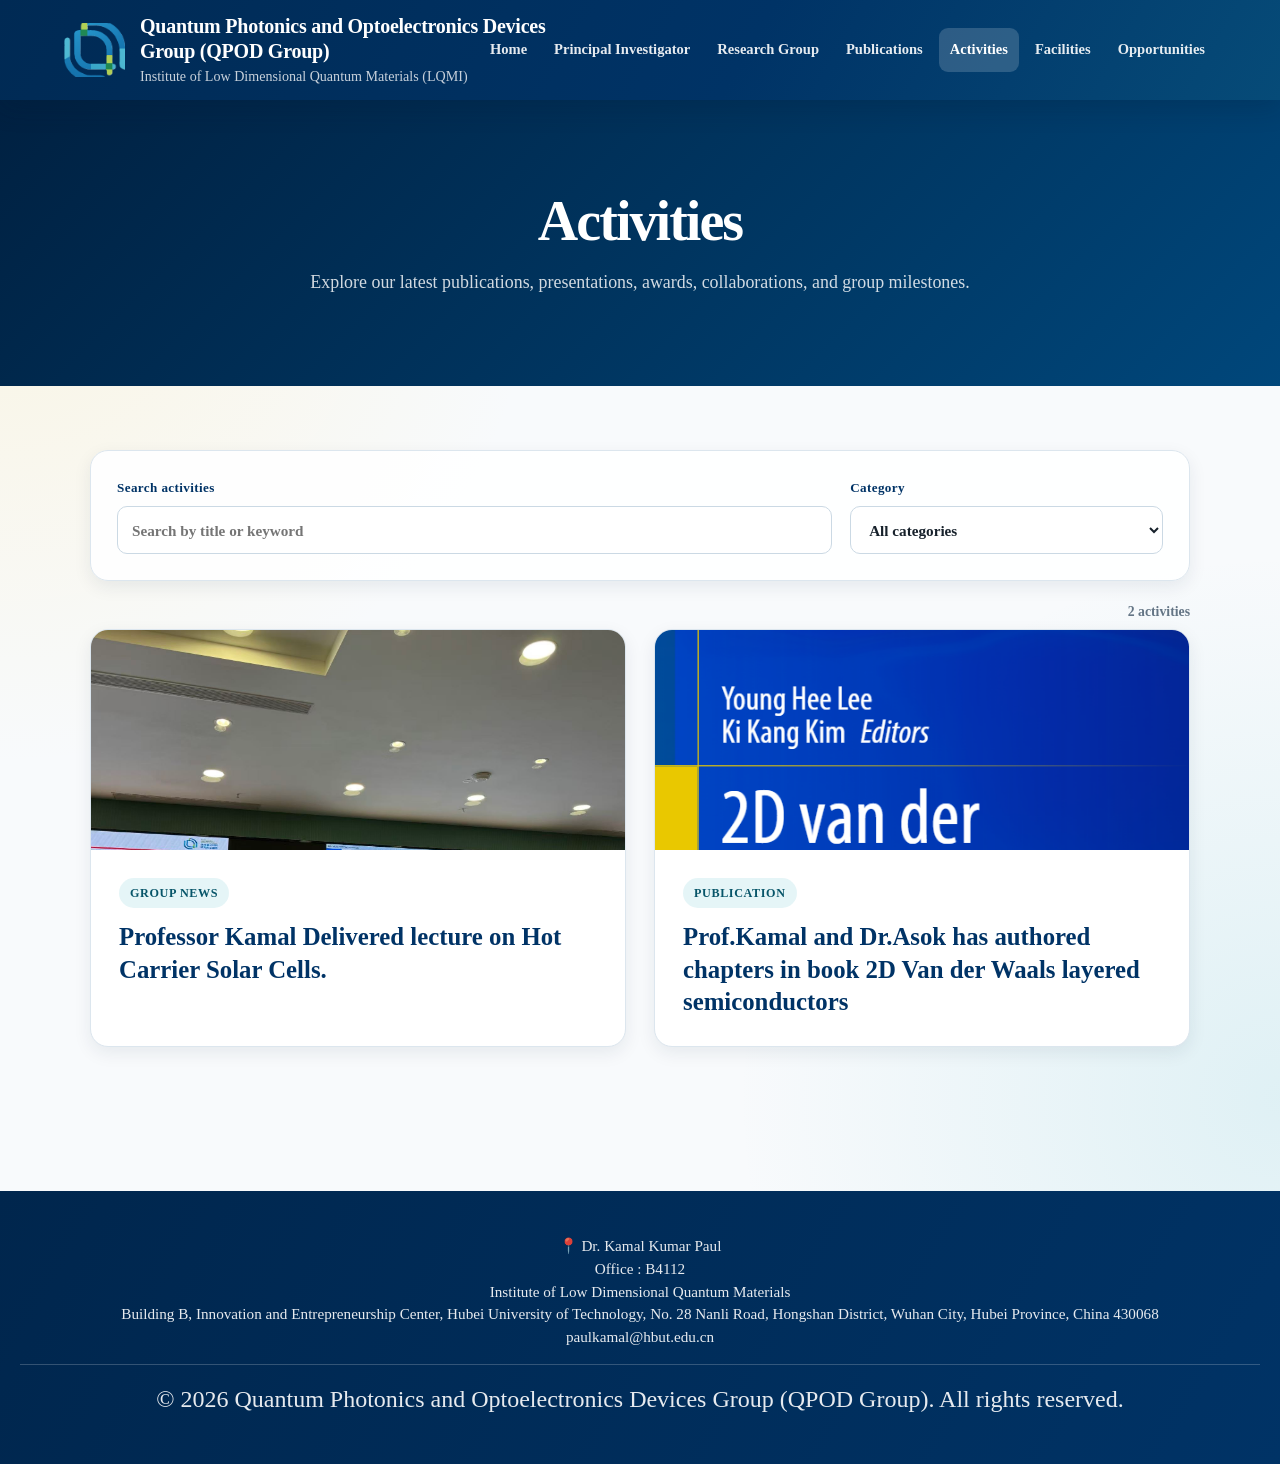
<file: activities.html>
<!DOCTYPE html>
<html lang="en">
<head>
    <meta charset="UTF-8">
    <meta name="viewport" content="width=device-width, initial-scale=1.0">
    <meta name="description" content="News, publications, awards, events, and research activities from the QPOD Group.">
    <title>Activities - QPOD Group</title>
    <link rel="stylesheet" href="style.css">
</head>
<body class="activities-page">
    <nav>
        <div style="display: flex; align-items: center; gap: 15px;">
            <img id="global-nav-logo" src="" alt="Group Logo" style="display: none; max-height: 55px; width: auto; object-fit: contain;">
            <div class="nav-brand">
                <a href="index.html" class="logo">Quantum Photonic and Optoelectronic Device Group</a>
                <a href="https://smce.hbut.edu.cn/lqm/index.htm" target="_blank" rel="noopener" class="subheading-link">Core Research Group at LQMI</a>
            </div>
        </div>
        <ul>
            <li><a href="index.html">Home</a></li>
            <li><a href="pi.html">Principal Investigator</a></li>
            <li><a href="team.html">Research Group</a></li>
            <li><a href="publications.html">Publications</a></li>
            <li><a href="activities.html" aria-current="page">Activities</a></li>
            <li><a href="facilities.html">Facilities</a></li>
            <li><a href="opportunities.html">Opportunities</a></li>
        </ul>
    </nav>

    <section class="hero activities-hero">
        <h1>Activities</h1>
        <p>Explore our latest publications, presentations, awards, collaborations, and group milestones.</p>
    </section>

    <main class="container activities-container">
        <div class="activities-toolbar" aria-label="Filter activities">
            <label class="activity-search">
                <span>Search activities</span>
                <input id="activity-search" type="search" placeholder="Search by title or keyword">
            </label>
            <label class="activity-filter">
                <span>Category</span>
                <select id="activity-category">
                    <option value="all">All categories</option>
                </select>
            </label>
        </div>

        <div class="activities-summary">
            <p id="activity-count" aria-live="polite">Loading activities…</p>
        </div>

        <section id="activities-grid" class="activities-grid" aria-label="Published activities"></section>
    </main>

    <footer>
        <div id="global-footer-address" style="margin-bottom: 15px; font-size: 0.95rem; line-height: 1.5; display: none;"></div>
        <div class="footer-bottom" style="border-top: 1px solid rgba(255,255,255,0.2); padding-top: 15px;">
            <p>&copy; 2026 QPOD Group. All rights reserved.</p>
        </div>
    </footer>

    <script>
        const grid = document.getElementById('activities-grid');
        const count = document.getElementById('activity-count');
        const searchInput = document.getElementById('activity-search');
        const categorySelect = document.getElementById('activity-category');
        let publishedActivities = [];

        function escapeHTML(value) {
            return String(value ?? '').replace(/[&<>"']/g, character => ({
                '&': '&amp;',
                '<': '&lt;',
                '>': '&gt;',
                '"': '&quot;',
                "'": '&#039;'
            })[character]);
        }

        function activityId(item, index) {
            const slug = String(item.headline || 'activity')
                .toLowerCase()
                .replace(/[^a-z0-9]+/g, '-')
                .replace(/^-|-$/g, '');
            return 'activity-' + (slug || index + 1);
        }

        function dateValue(item) {
            const timestamp = Date.parse(item.date || '');
            return Number.isNaN(timestamp) ? 0 : timestamp;
        }

        function formatDate(value) {
            if (!value || !String(value).trim()) return '';
            const parsed = new Date(value + (String(value).length === 10 ? 'T00:00:00Z' : ''));
            if (Number.isNaN(parsed.getTime())) return escapeHTML(value);
            return new Intl.DateTimeFormat('en', {
                year: 'numeric',
                month: 'long',
                day: 'numeric',
                timeZone: 'UTC'
            }).format(parsed);
        }

        function safeLink(value) {
            if (!value) return '';
            try {
                const url = new URL(value, window.location.href);
                return ['http:', 'https:'].includes(url.protocol) ? url.href : '';
            } catch {
                return '';
            }
        }

        function renderActivities() {
            const query = searchInput.value.trim().toLowerCase();
            const selectedCategory = categorySelect.value;
            const filtered = publishedActivities.filter(item => {
                const haystack = [item.headline, item.description, item.details, item.category]
                    .join(' ')
                    .toLowerCase();
                const matchesSearch = !query || haystack.includes(query);
                const matchesCategory = selectedCategory === 'all' || item.category === selectedCategory;
                return matchesSearch && matchesCategory;
            });

            count.textContent = filtered.length === 1
                ? '1 activity'
                : filtered.length + ' activities';

            if (filtered.length === 0) {
                grid.innerHTML = '<p class="activities-empty">No activities match your filters.</p>';
                return;
            }

            grid.innerHTML = filtered.map((item, index) => {
                const image = item.image ? item.image.replace(/^\//, '') : '';
                const category = item.category ? `<span class="activity-category-badge">${escapeHTML(item.category)}</span>` : '';
                const date = item.date ? `<time datetime="${escapeHTML(item.date)}">${formatDate(item.date)}</time>` : '';
                const summary = item.description ? `<p class="activity-summary-text">${escapeHTML(item.description)}</p>` : '';
                const details = item.details
                    ? `<details class="activity-details"><summary>Read full update</summary><div>${escapeHTML(item.details).replace(/\r?\n/g, '<br>')}</div></details>`
                    : '';
                const link = safeLink(item.link);
                const externalLink = link
                    ? `<a class="activity-link" href="${escapeHTML(link)}" target="_blank" rel="noopener">Visit source <span aria-hidden="true">↗</span></a>`
                    : '';

                return `
                    <article class="activity-card" id="${activityId(item, index)}">
                        <div class="activity-card-image${image ? '' : ' activity-card-image--empty'}">
                            ${image ? `<img src="${escapeHTML(image)}" alt="${escapeHTML(item.headline || 'Activity image')}" loading="lazy">` : '<span>No image</span>'}
                        </div>
                        <div class="activity-card-body">
                            <div class="activity-meta">${category}${date}</div>
                            <h2>${escapeHTML(item.headline || 'Research group activity')}</h2>
                            ${summary}
                            ${details}
                            ${externalLink}
                        </div>
                    </article>
                `;
            }).join('');
        }

        fetch('data/activities.json')
            .then(response => {
                if (!response.ok) throw new Error('Activities data not found');
                return response.json();
            })
            .then(data => {
                publishedActivities = (Array.isArray(data.items) ? data.items : [])
                    .filter(item => item.published !== false)
                    .sort((a, b) => dateValue(b) - dateValue(a));

                const categories = [...new Set(
                    publishedActivities
                        .map(item => item.category)
                        .filter(Boolean)
                )].sort();

                categories.forEach(category => {
                    const option = document.createElement('option');
                    option.value = category;
                    option.textContent = category;
                    categorySelect.appendChild(option);
                });

                renderActivities();

                if (window.location.hash) {
                    requestAnimationFrame(() => {
                        const target = document.querySelector(window.location.hash);
                        if (target) target.scrollIntoView({ behavior: 'smooth', block: 'center' });
                    });
                }
            })
            .catch(error => {
                console.log('Activities have not been published yet.', error);
                count.textContent = 'Activities unavailable';
                grid.innerHTML = '<p class="activities-empty">Activities are temporarily unavailable.</p>';
            });

        searchInput.addEventListener('input', renderActivities);
        categorySelect.addEventListener('change', renderActivities);
    </script>

    <script>
        fetch('data/settings.json')
            .then(response => response.json())
            .then(data => {
                const root = document.documentElement;
                if (data.font_family) root.style.setProperty('--main-font', data.font_family);
                if (data.text_size) root.style.setProperty('--text-size', data.text_size + 'px');
                if (data.text_color) root.style.setProperty('--text-color', data.text_color);
                if (data.header_size) root.style.setProperty('--header-size', data.header_size + 'px');
                if (data.container_width) root.style.setProperty('--container-width', data.container_width + 'px');

                if (data.group_name) {
                    document.querySelectorAll('.logo').forEach(logo => {
                        logo.innerText = data.group_name;
                    });
                    document.querySelectorAll('footer .footer-bottom p').forEach(footer => {
                        footer.innerHTML = `&copy; ${new Date().getFullYear()} ${escapeHTML(data.group_name)}. All rights reserved.`;
                    });
                    document.title = 'Activities - ' + data.group_name;
                }

                if (data.nav_subheading) {
                    document.querySelectorAll('.subheading-link').forEach(link => {
                        link.innerText = data.nav_subheading;
                    });
                }

                if (data.nav_subheading_link) {
                    document.querySelectorAll('.subheading-link').forEach(link => {
                        link.href = data.nav_subheading_link;
                    });
                }

                if (data.header_logo) {
                    document.querySelectorAll('#global-nav-logo').forEach(image => {
                        image.src = data.header_logo.replace(/^\//, '');
                        image.style.display = 'block';
                    });
                }

                if (data.footer_address) {
                    const address = document.getElementById('global-footer-address');
                    address.textContent = '📍 ' + data.footer_address;
                    address.style.whiteSpace = 'pre-line';
                    address.style.display = 'block';
                }
            })
            .catch(error => console.log('Global settings not yet published.', error));
    </script>
</body>
</html>
</file>
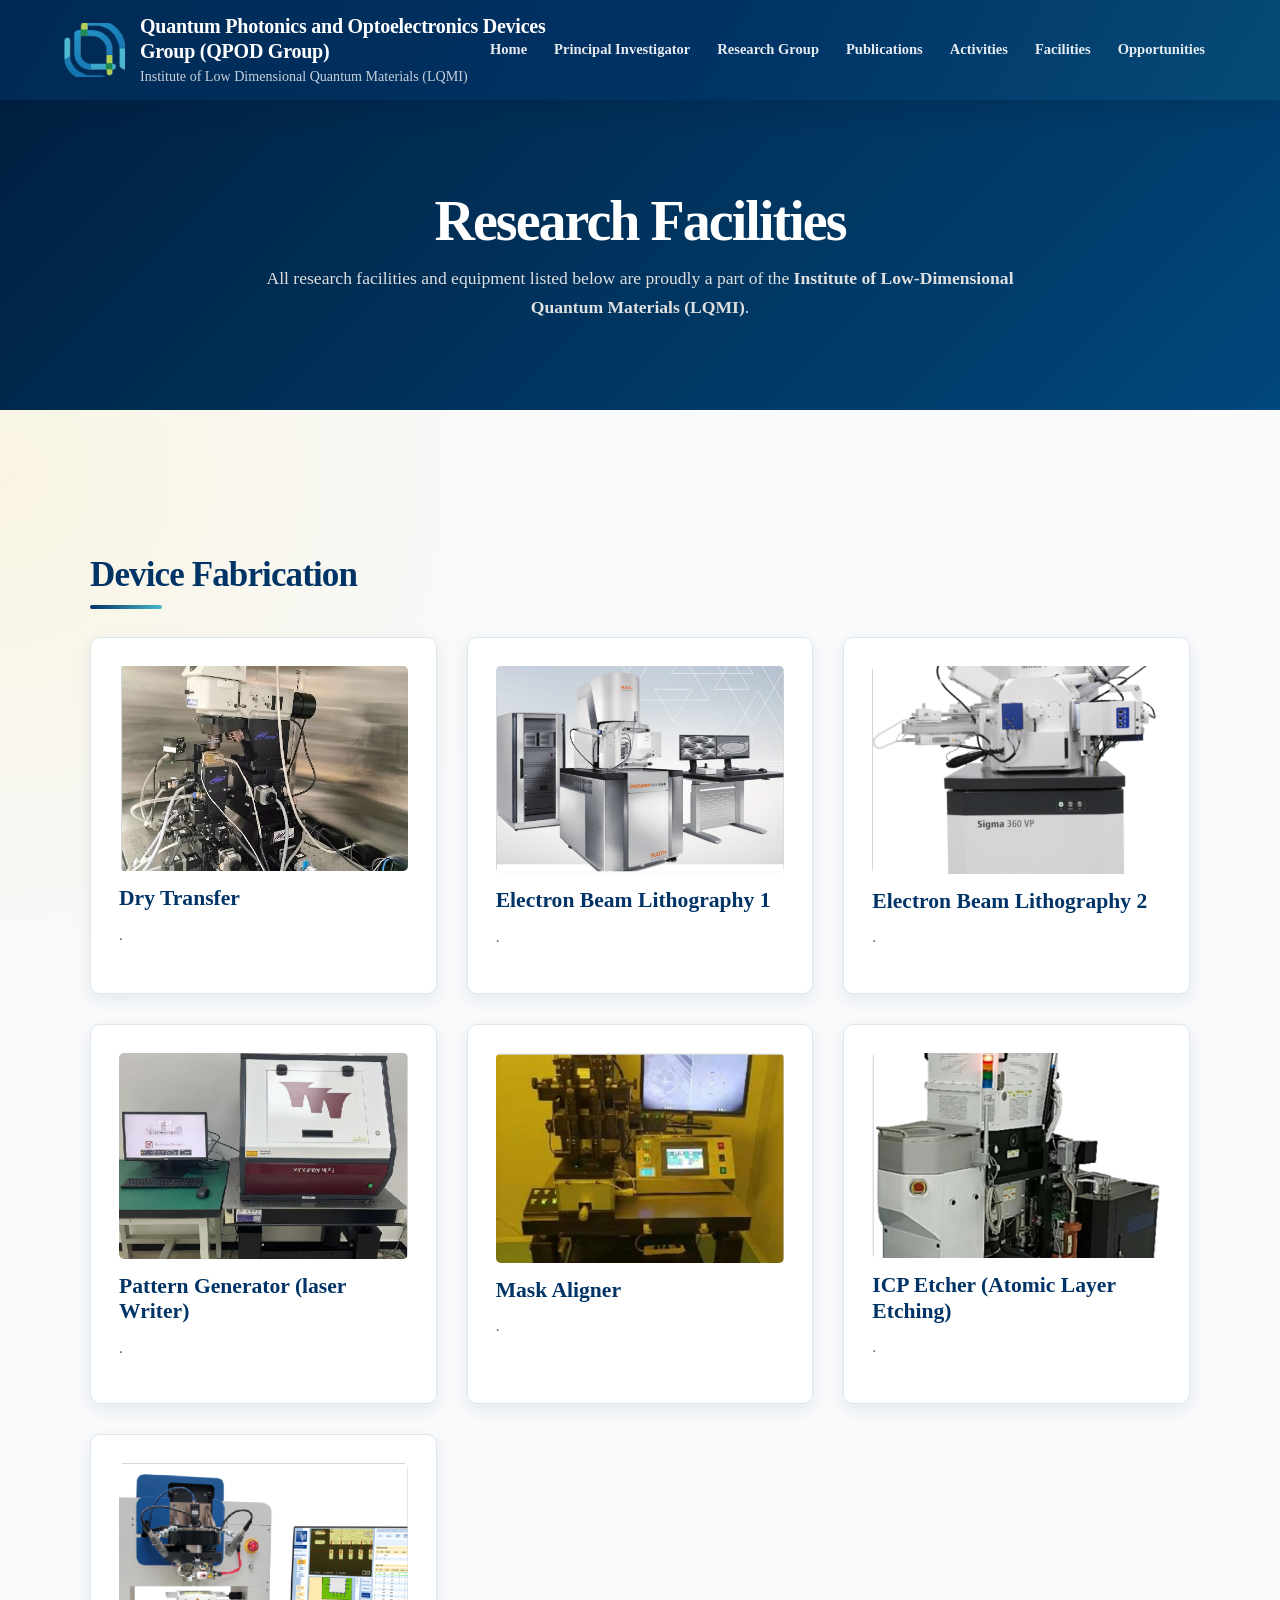
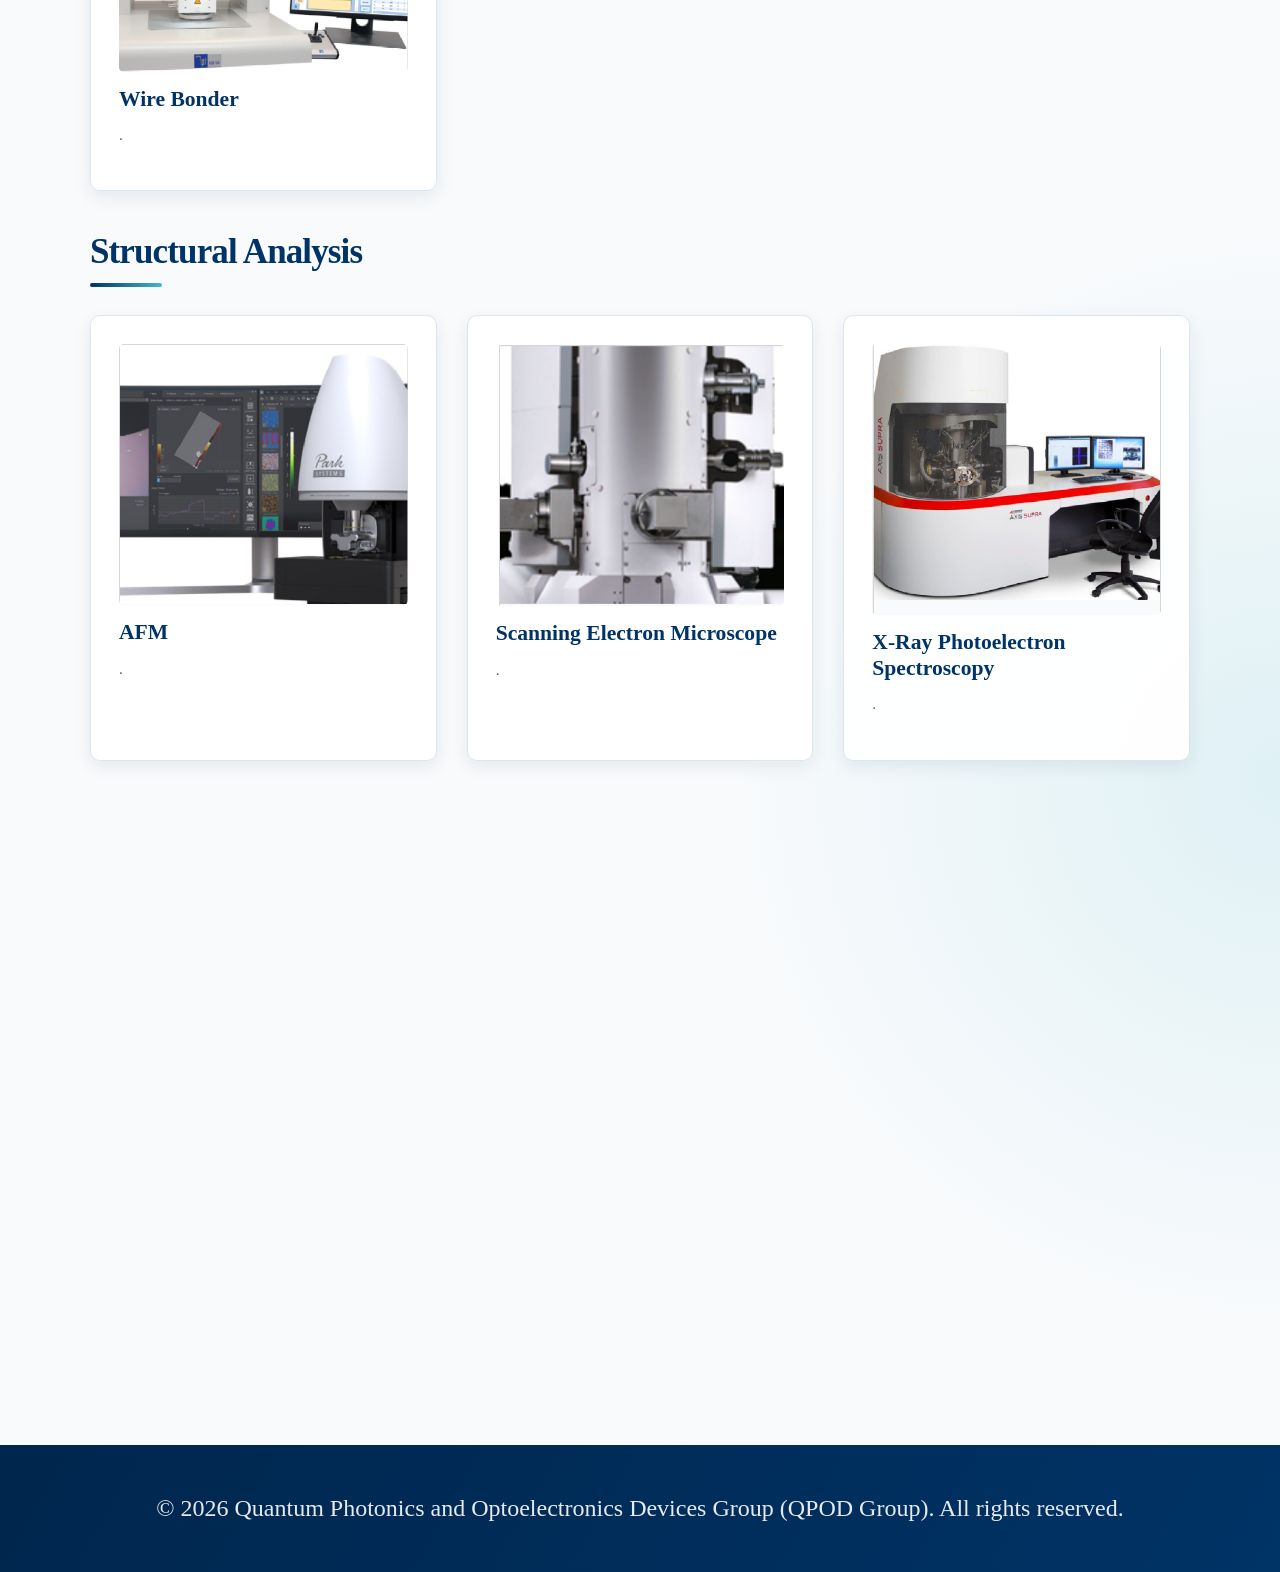
<file: facilities.html>
<!DOCTYPE html>
<html lang="en">
<head>
    <meta charset="UTF-8">
    <meta name="viewport" content="width=device-width, initial-scale=1.0">
    <title>Facilities - Kamal Kumar Paul Research Group</title>
    <link rel="stylesheet" href="style.css">
</head>
<body>

    <header>
      <nav>
        <!-- NEW: Wraps the logo and text together side-by-side -->
        <div style="display: flex; align-items: center; gap: 15px;">
            <!-- Hidden by default until the script finds a logo in the CMS -->
            <img id="global-nav-logo" src="" alt="Group Logo" style="display: none; max-height: 55px; width: auto; object-fit: contain;">
            
            <div class="nav-brand">
                <a href="index.html" class="logo">Quantum Photonic and Optoelectronic Device Group</a>
                <a href="https://smce.hbut.edu.cn/lqm/index.htm" target="_blank" class="subheading-link">Core Research Group at LQMI</a>
            </div>
        </div>

        <ul>
            <li><a href="index.html">Home</a></li>
            <li><a href="pi.html">Principal Investigator</a></li>
            <li><a href="team.html">Research Group</a></li>
            <li><a href="publications.html">Publications</a></li>
            <li><a href="activities.html">Activities</a></li>
            <li><a href="facilities.html">Facilities</a></li>
            <li><a href="opportunities.html">Opportunities</a></li>
        </ul>
    </nav>
    </header>
    </header>

    <!-- NEW: Hero Section for the LQMI Notice -->
    <section class="hero" style="padding: 40px 20px; text-align: center; background-color: var(--primary-blue, #003366); color: white;">
        <h1 style="margin-bottom: 10px;">Research Facilities</h1>
        <p style="font-size: 1.1rem; max-width: 800px; margin: 0 auto; color: #e0e0e0;">
            All research facilities and equipment listed below are proudly a part of the <strong>Institute of Low-Dimensional Quantum Materials (LQMI)</strong>.
        </p>
    </section>

    <div class="container" style="margin-top: 40px; min-height: 60vh;">
        
        <div id="dynamic-facilities-container"></div>
        
    </div>

    <div class="container" style="margin-top: 40px; min-height: 60vh;">
        
        <div id="dynamic-facilities-container"></div>
        
    </div>

    <footer style="margin-top: 40px;">
        <div class="footer-bottom">
            <p>&copy; 2026 Dr. Kamal Kumar Paul Research Group. All rights reserved.</p>
        </div>
    </footer>

    <script>
        fetch('data/facilities.json')
            .then(response => {
                if (!response.ok) throw new Error("Facilities data not found");
                return response.json();
            })
            .then(data => {
                const container = document.getElementById('dynamic-facilities-container');
                let fullHTML = "";

                // OUTER LOOP: Go through each Category you create in the CMS
                if (data.categories) {
                    data.categories.forEach(category => {
                        
                        // 1. Build the dynamic Heading you typed in the CMS
                        fullHTML += `<h2 class="section-header" style="margin-top: 40px;">${category.heading}</h2>`;
                        
                        // 2. Open a new CSS grid for this specific category
                        fullHTML += `<div class="grid-container">`; 

                        // INNER LOOP: Go through the equipment items inside this specific category
                        if (category.items) {
                            category.items.forEach(item => {
                                // Check for an image, fallback to a placeholder if empty
                                const imgPath = item.photo ? item.photo.replace(/^\//, '') : 'placeholder.jpg';
                                
                                // Build the card
                                fullHTML += `
                                    <div class="card">
                                        <img src="${imgPath}" alt="${item.name}" style="width:100%; border-radius: 5px; margin-bottom: 15px;">
                                        <h3 style="margin: 0; color: #003366;">${item.name}</h3>
                                        <p style="margin-top: 10px; color: #555; font-size: 0.95rem;">${item.description}</p>
                                    </div>
                                `;
                            });
                        }
                        
                        // 3. Close the CSS grid before moving to the next category
                        fullHTML += `</div>`; 
                    });
                }
                
                // Inject the entire nested structure into the page at once
                container.innerHTML = fullHTML;
            })
            .catch(error => console.log("Facilities data hasn't been created in the CMS yet.", error));
    </script>
<script>
        fetch('data/settings.json')
            .then(response => {
                if (!response.ok) throw new Error("Settings not found.");
                return response.json();
            })
            .then(data => {
                const root = document.documentElement;
                
                // Inject the CMS values directly into the CSS variables
                if(data.font_family) root.style.setProperty('--main-font', data.font_family);
                if(data.text_size) root.style.setProperty('--text-size', data.text_size + 'px');
                if(data.text_color) root.style.setProperty('--text-color', data.text_color);
                if(data.header_size) root.style.setProperty('--header-size', data.header_size + 'px');
                if(data.container_width) root.style.setProperty('--container-width', data.container_width + 'px');
            })
            .catch(error => console.log("Global settings not yet published.", error));
    </script>
    <script>
        fetch('data/settings.json')
            .then(response => {
                if (!response.ok) throw new Error("Settings not found.");
                return response.json();
            })
            .then(data => {
                const root = document.documentElement;
                if(data.font_family) root.style.setProperty('--main-font', data.font_family);
                if(data.text_size) root.style.setProperty('--text-size', data.text_size + 'px');
                if(data.text_color) root.style.setProperty('--text-color', data.text_color);
                if(data.header_size) root.style.setProperty('--header-size', data.header_size + 'px');
                if(data.container_width) root.style.setProperty('--container-width', data.container_width + 'px');

                // --- 1. Main Group Name ---
                if(data.group_name) {
                    document.querySelectorAll('.logo').forEach(logo => {
                        logo.innerText = data.group_name;
                    });
                    
                    document.querySelectorAll('footer .footer-bottom p').forEach(footer => {
                        const currentYear = new Date().getFullYear();
                        footer.innerHTML = `&copy; ${currentYear} ${data.group_name}. All rights reserved.`;
                    });

                    const currentTitle = document.title;
                    if (currentTitle.includes('-')) {
                        const pageName = currentTitle.split('-')[0].trim();
                        document.title = `${pageName} - ${data.group_name}`;
                    } else {
                        document.title = data.group_name;
                    }
                }
              // --- 2. NEW: Navigation Subheading Text ---
                if(data.nav_subheading) {
                    document.querySelectorAll('.subheading-link').forEach(link => {
                        link.innerText = data.nav_subheading;
                    });
                }

                // --- 3. NEW: Navigation Subheading Link ---
                if(data.nav_subheading_link) {
                    document.querySelectorAll('.subheading-link').forEach(link => {
                        link.href = data.nav_subheading_link;
                    });
                }

                // --- 4. NEW: Header Logo ---
                if(data.header_logo) {
                    document.querySelectorAll('#global-nav-logo').forEach(img => {
                        // Cleans the image path and applies it to the src
                        img.src = data.header_logo.replace(/^\//, '');
                        // Unhides the image so it appears on the page
                        img.style.display = "block"; 
                    });
                }
            })
            .catch(error => console.log("Global settings not yet published.", error));
    </script>
    </script>
</body>
</html>
</file>
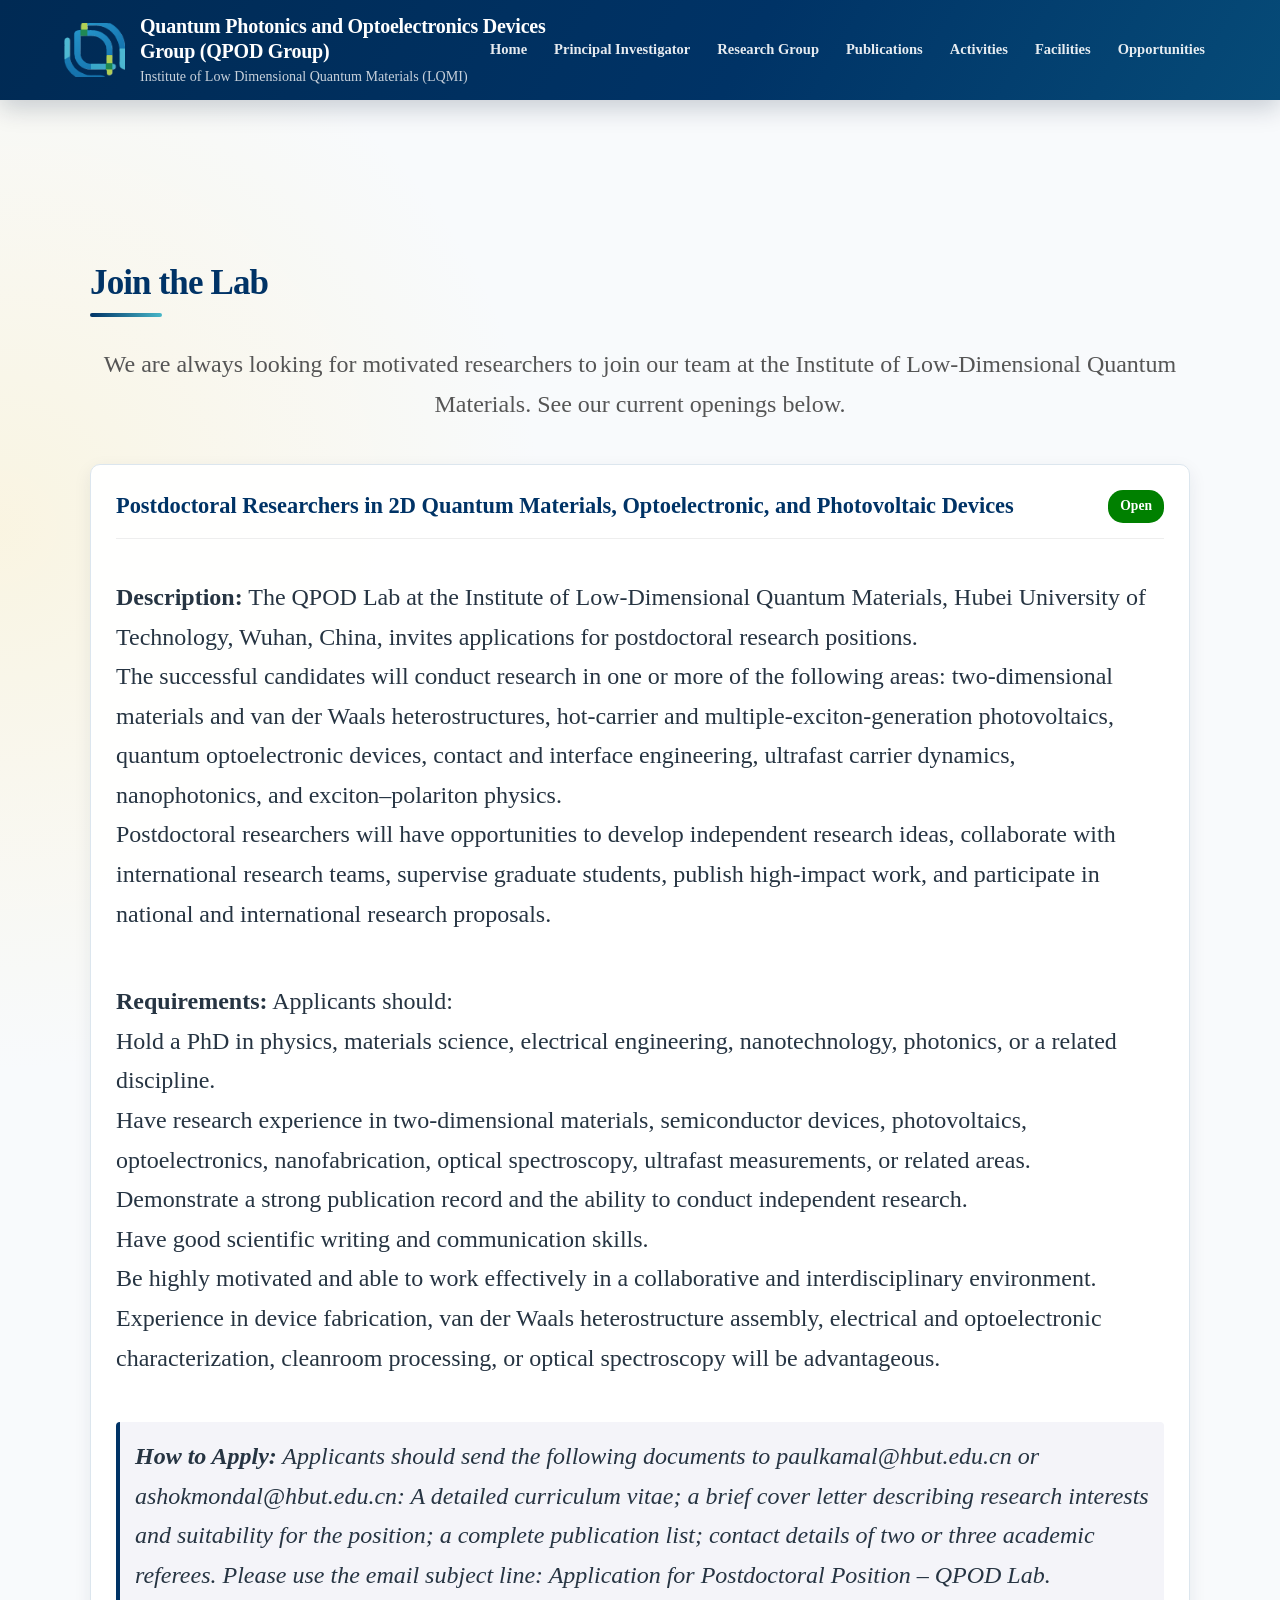
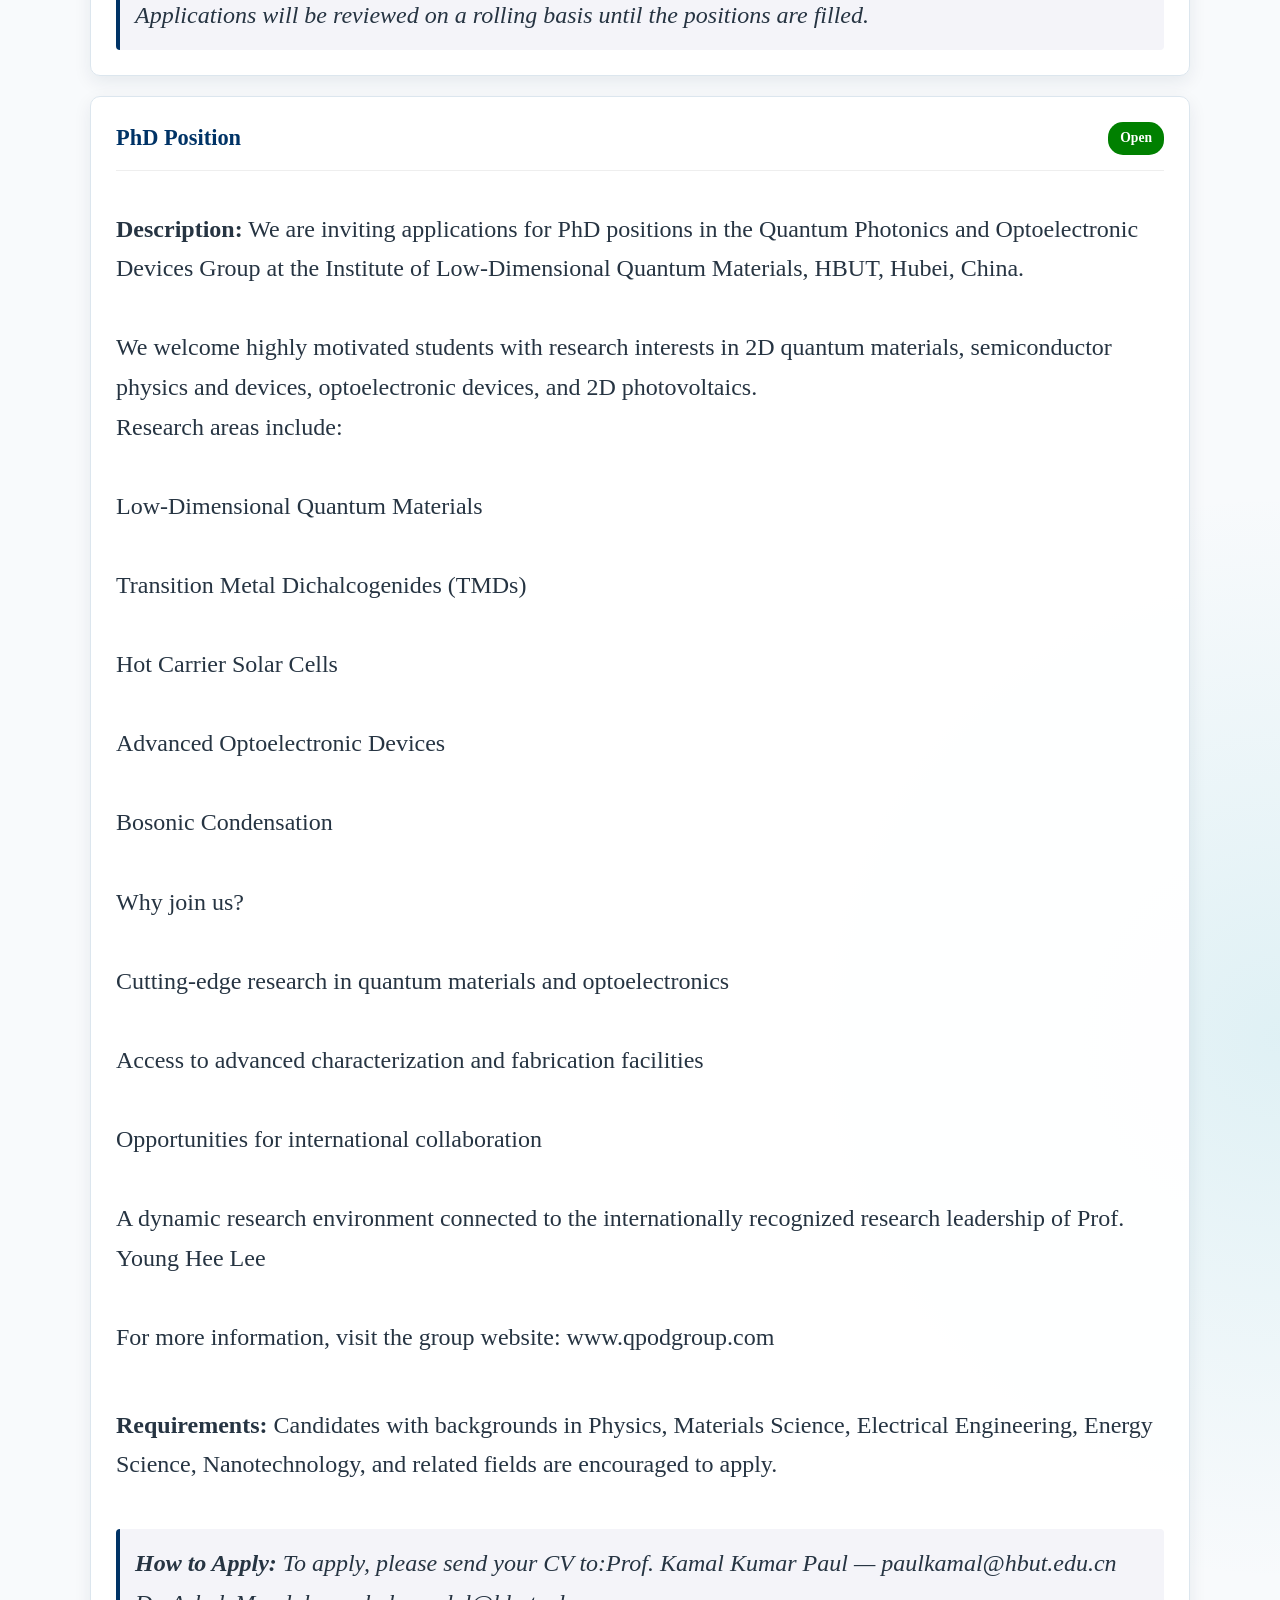
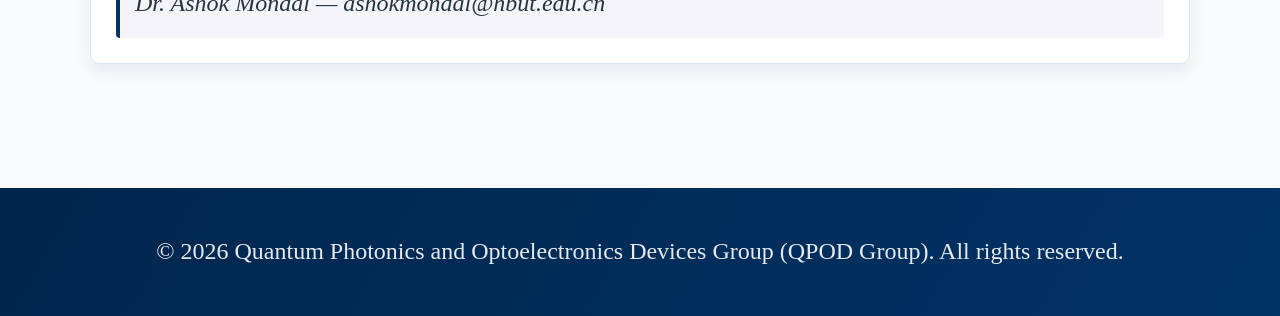
<file: opportunities.html>
<!DOCTYPE html>
<html lang="en">
<head>
    <meta charset="UTF-8">
    <meta name="viewport" content="width=device-width, initial-scale=1.0">
    <title>Opportunities - Kamal Kumar Paul Research Group</title>
    <link rel="stylesheet" href="style.css">
</head>
<body>

    <header>
        <nav>
        <!-- NEW: Wraps the logo and text together side-by-side -->
        <div style="display: flex; align-items: center; gap: 15px;">
            <!-- Hidden by default until the script finds a logo in the CMS -->
            <img id="global-nav-logo" src="" alt="Group Logo" style="display: none; max-height: 55px; width: auto; object-fit: contain;">
            
            <div class="nav-brand">
                <a href="index.html" class="logo">Quantum Photonic and Optoelectronic Device Group</a>
               <a href="https://smce.hbut.edu.cn/lqm/index.htm" target="_blank" class="subheading-link">Core Research Group at LQMI</a>
            </div>
        </div>

        <ul>
            <li><a href="index.html">Home</a></li>
            <li><a href="pi.html">Principal Investigator</a></li>
            <li><a href="team.html">Research Group</a></li>
            <li><a href="publications.html">Publications</a></li>
            <li><a href="activities.html">Activities</a></li>
            <li><a href="facilities.html">Facilities</a></li>
            <li><a href="opportunities.html">Opportunities</a></li>
        </ul>
    </nav>
    </header>

    <div class="container" style="margin-top: 40px; min-height: 60vh;">
        <h2 class="section-header">Join the Lab</h2>
        <p style="text-align: center; margin-bottom: 40px; color: #555;">We are always looking for motivated researchers to join our team at the Institute of Low-Dimensional Quantum Materials. See our current openings below.</p>
        
        <div id="dynamic-opportunities">
            <p style="text-align: center; color: #888;">Loading opportunities...</p>
        </div>
        
    </div>

    <footer style="margin-top: 40px;">
        <div class="footer-bottom">
            <p>&copy; 2026 Dr. Kamal Kumar Paul Research Group. All rights reserved.</p>
        </div>
    </footer>

    <script>
        fetch('data/opportunities.json')
            .then(response => {
                if (!response.ok) throw new Error("JSON file not found.");
                return response.json();
            })
            .then(data => {
                const oppContainer = document.getElementById('dynamic-opportunities');
                
                // Check if positions exist in the CMS
                if (!data.positions || data.positions.length === 0) {
                    oppContainer.innerHTML = "<p style='text-align: center;'>There are currently no open positions. Please check back later.</p>";
                    return;
                }

                let allOppHTML = "";

               data.positions.forEach(pos => {
                    const badgeColor = pos.status === "Open" ? "green" : "red";
                    
                    // NEW: Converts dashboard line breaks into HTML line breaks
                    const formattedDesc = pos.description ? pos.description.replace(/\r?\n/g, '<br>') : "";
                    const formattedReq = pos.requirements ? pos.requirements.replace(/\r?\n/g, '<br>') : "";
                    const formattedApply = pos.apply ? pos.apply.replace(/\r?\n/g, '<br>') : "";
                    
                    allOppHTML += `
                        <div class="card" style="margin-bottom: 20px; padding: 25px; text-align: left; border-radius: 8px;">
                            <div style="display: flex; justify-content: space-between; align-items: center; border-bottom: 1px solid #eee; padding-bottom: 15px; margin-bottom: 15px;">
                                <h3 style="margin: 0; color: #003366; font-size: 1.4rem;">${pos.title}</h3>
                                <span style="background-color: ${badgeColor}; color: white; padding: 5px 12px; border-radius: 15px; font-size: 0.85rem; font-weight: bold;">${pos.status}</span>
                            </div>
                            <p><strong>Description:</strong> ${formattedDesc}</p>
                            <p><strong>Requirements:</strong> ${formattedReq}</p>
                            <div style="margin-top: 20px; padding: 15px; background-color: #f4f4f9; border-left: 4px solid #003366; border-radius: 4px;">
                                <p style="margin: 0; font-style: italic;"><strong>How to Apply:</strong> ${formattedApply}</p>
                            </div>
                        </div>
                    `;
                });

                oppContainer.innerHTML = allOppHTML;
            })
            .catch(error => {
                console.log("Waiting for CMS data to be published...", error);
                document.getElementById('dynamic-opportunities').innerHTML = "<p style='text-align: center;'>No positions are listed at this time.</p>";
            });
    </script>
<script>
        fetch('data/settings.json')
            .then(response => {
                if (!response.ok) throw new Error("Settings not found.");
                return response.json();
            })
            .then(data => {
                const root = document.documentElement;
                if(data.font_family) root.style.setProperty('--main-font', data.font_family);
                if(data.text_size) root.style.setProperty('--text-size', data.text_size + 'px');
                if(data.text_color) root.style.setProperty('--text-color', data.text_color);
                if(data.header_size) root.style.setProperty('--header-size', data.header_size + 'px');
                if(data.container_width) root.style.setProperty('--container-width', data.container_width + 'px');

                // --- 1. Main Group Name ---
                if(data.group_name) {
                    document.querySelectorAll('.logo').forEach(logo => {
                        logo.innerText = data.group_name;
                    });
                    
                    document.querySelectorAll('footer .footer-bottom p').forEach(footer => {
                        const currentYear = new Date().getFullYear();
                        footer.innerHTML = `&copy; ${currentYear} ${data.group_name}. All rights reserved.`;
                    });

                    const currentTitle = document.title;
                    if (currentTitle.includes('-')) {
                        const pageName = currentTitle.split('-')[0].trim();
                        document.title = `${pageName} - ${data.group_name}`;
                    } else {
                        document.title = data.group_name;
                    }
                }

               // --- 2. NEW: Navigation Subheading Text ---
                if(data.nav_subheading) {
                    document.querySelectorAll('.subheading-link').forEach(link => {
                        link.innerText = data.nav_subheading;
                    });
                }

                // --- 3. NEW: Navigation Subheading Link ---
                if(data.nav_subheading_link) {
                    document.querySelectorAll('.subheading-link').forEach(link => {
                        link.href = data.nav_subheading_link;
                    });
                }

                // --- 4. NEW: Header Logo ---
                if(data.header_logo) {
                    document.querySelectorAll('#global-nav-logo').forEach(img => {
                        // Cleans the image path and applies it to the src
                        img.src = data.header_logo.replace(/^\//, '');
                        // Unhides the image so it appears on the page
                        img.style.display = "block"; 
                    });
                }
            })
            .catch(error => console.log("Global settings not yet published.", error));
    </script>
    </script>
</body>
</html>
</file>
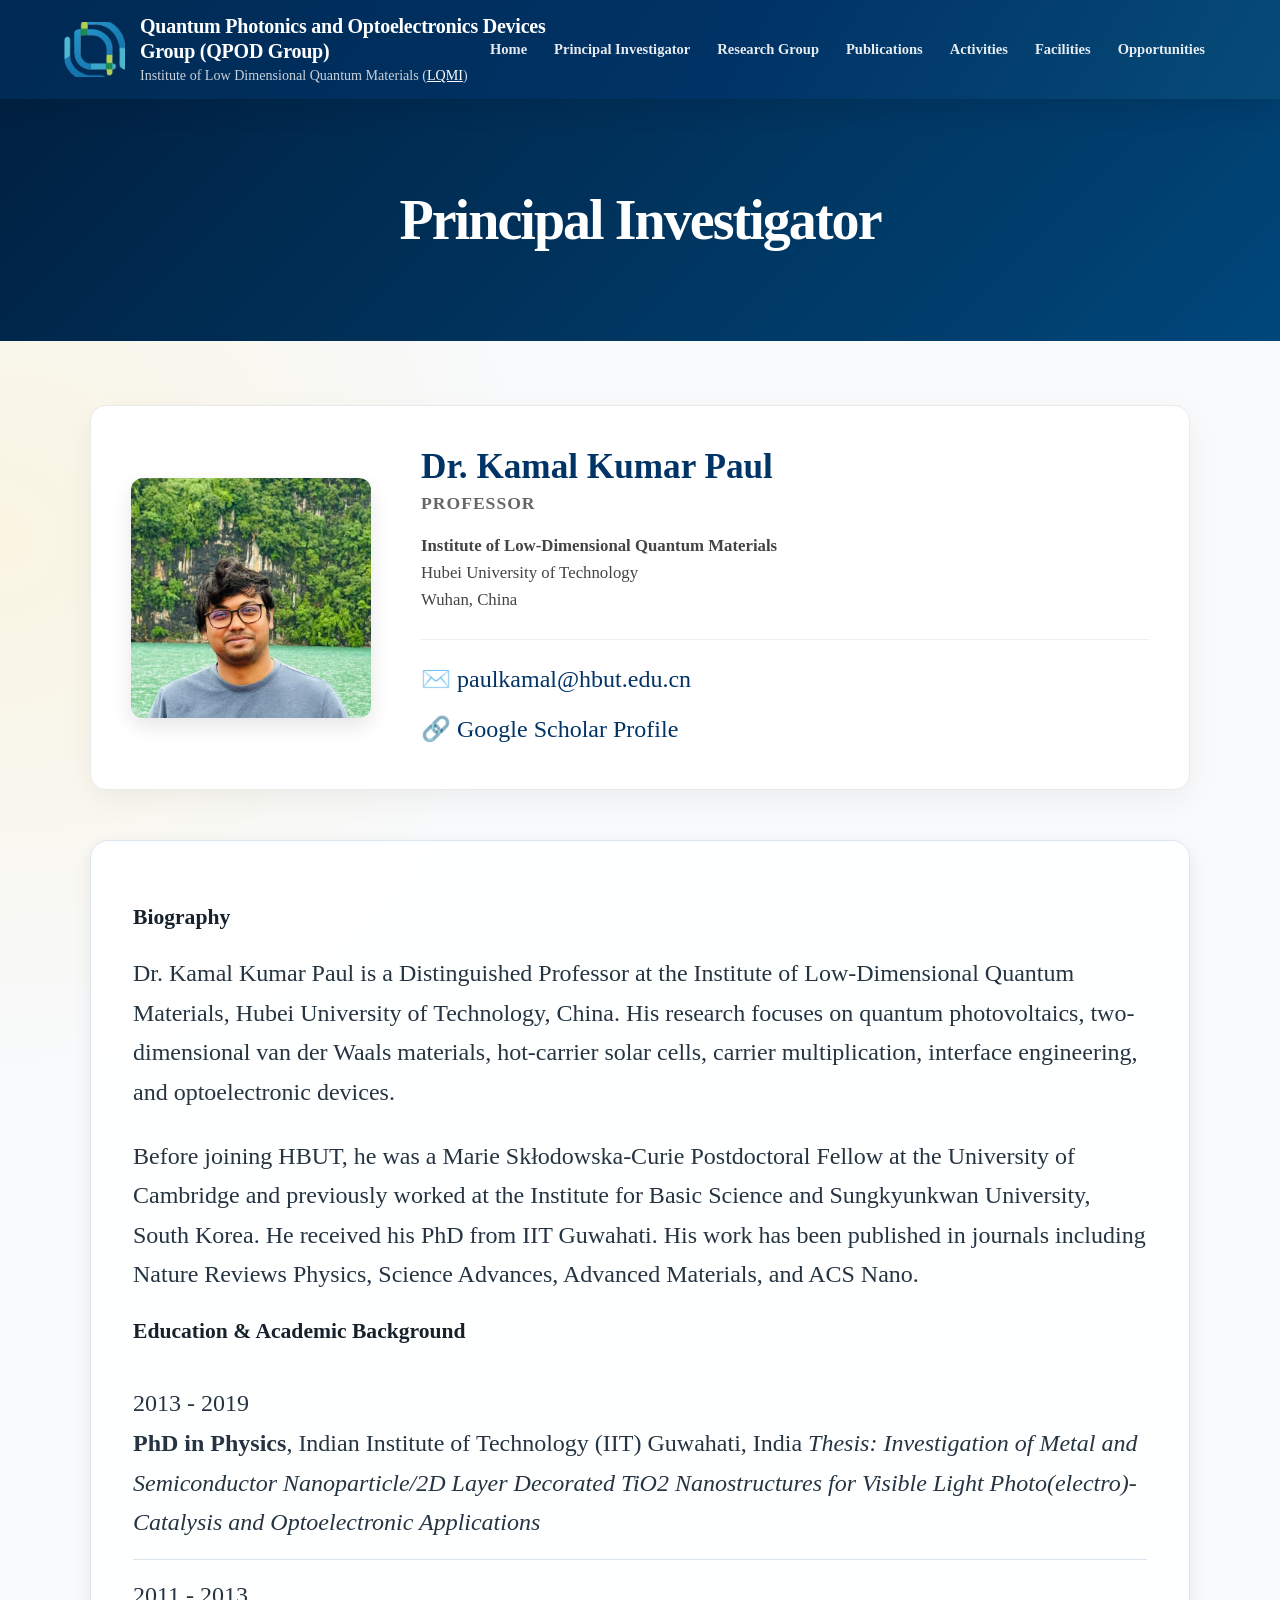
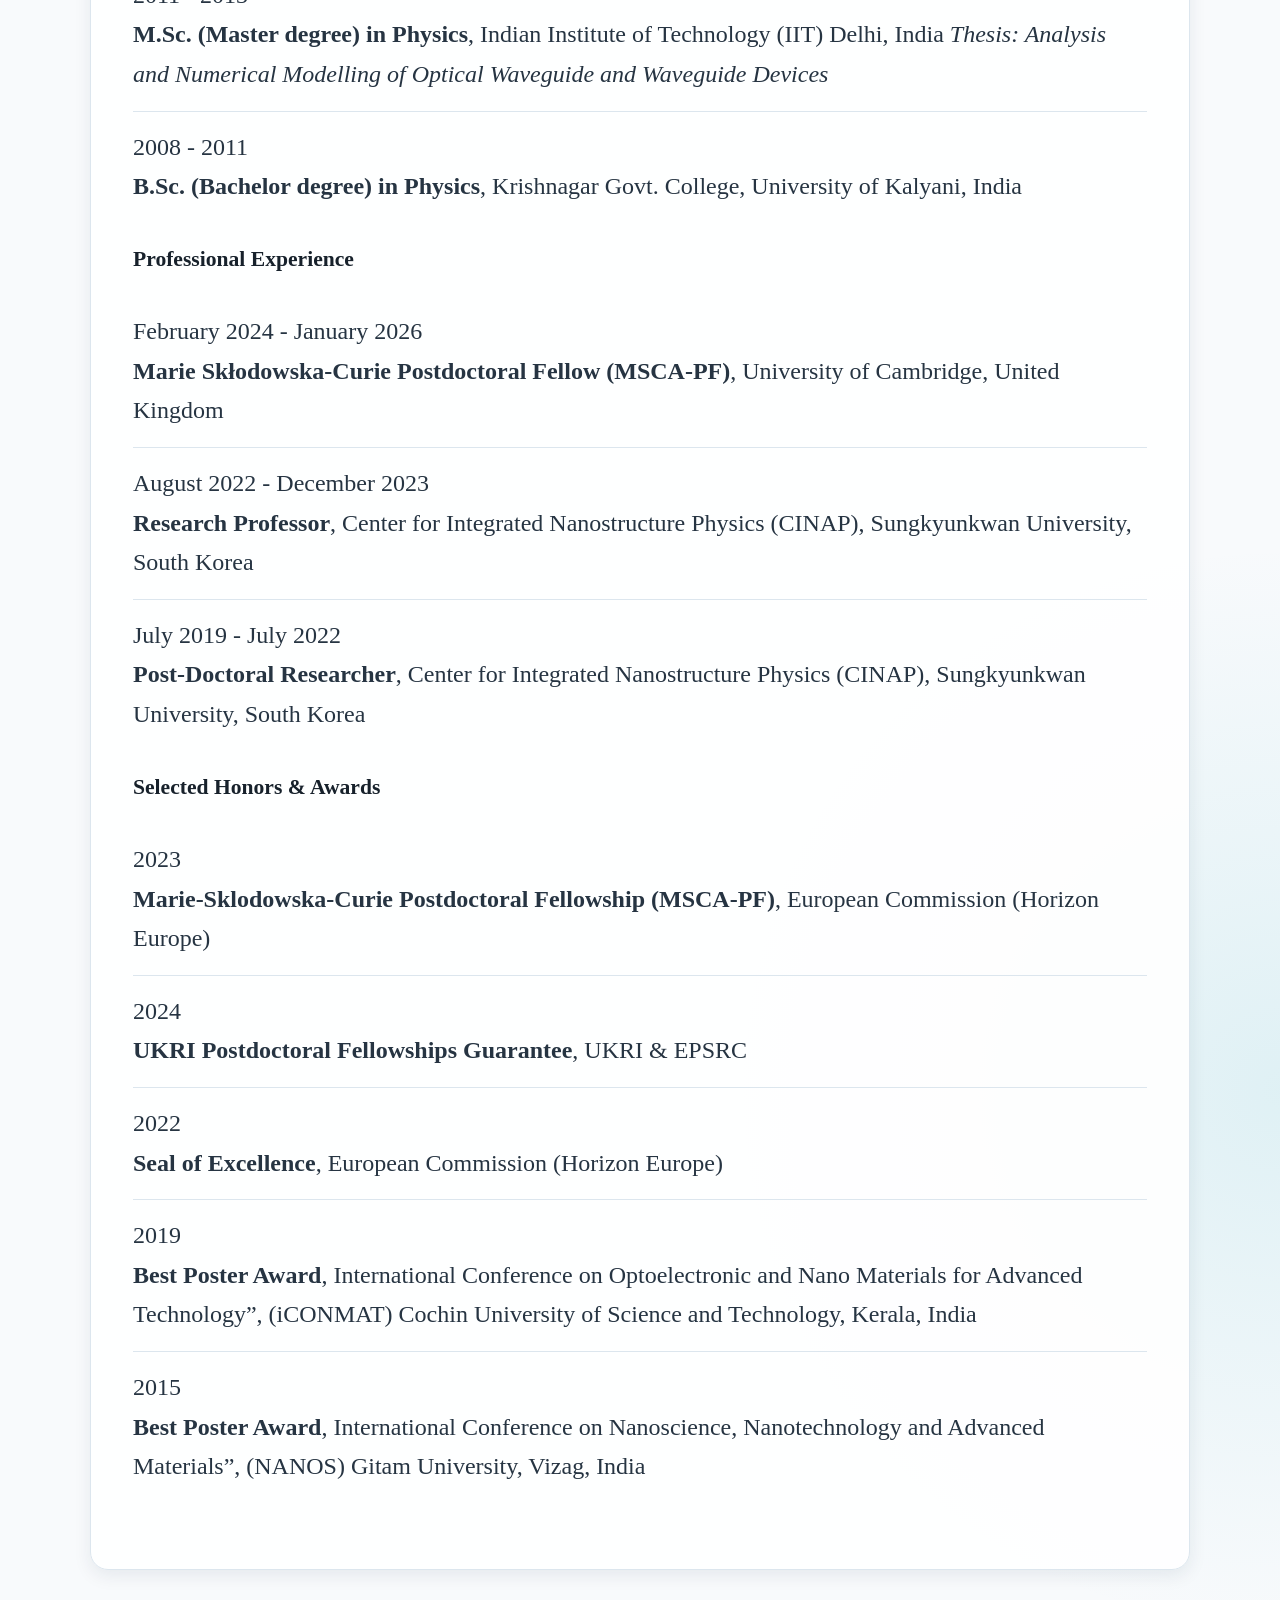
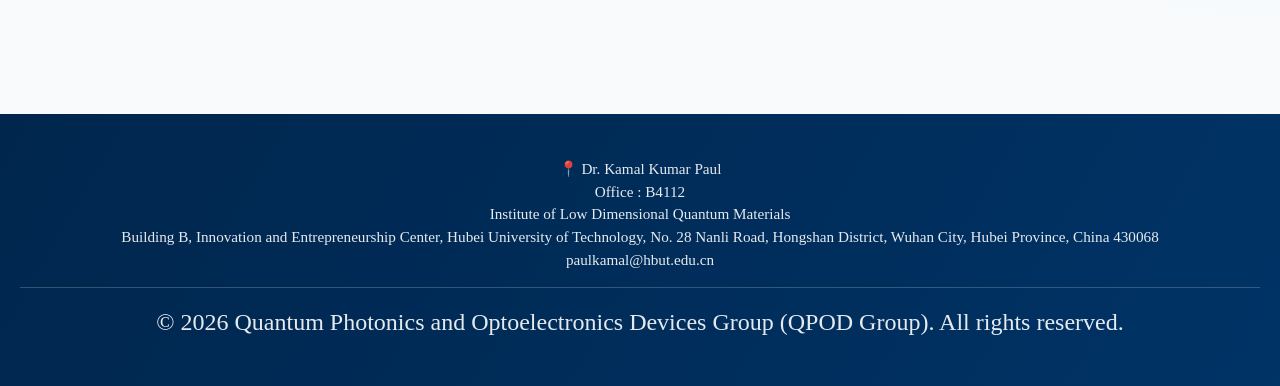
<file: pi.html>
<!DOCTYPE html>
<html lang="en">
<head>
    <meta charset="UTF-8">
    <meta name="viewport" content="width=device-width, initial-scale=1.0">
    <title>Principal Investigator - Paul Research Group</title>
    <link rel="stylesheet" href="style.css"> 
    <style>
        /* --- Professional PI Card Layout --- */
        .pi-section {
            display: flex;
            flex-direction: row; 
            align-items: center;
            background-color: #ffffff;
            border: 1px solid #eaeaea;
            border-radius: 16px; 
            padding: 40px;
            box-shadow: 0 10px 30px rgba(0, 0, 0, 0.05); 
            gap: 50px; 
            margin-bottom: 50px;
        }

        .pi-image {
            width: 240px !important;
            height: 240px !important;
            border-radius: 12px; 
            object-fit: cover;
            box-shadow: 0 8px 20px rgba(0,0,0,0.1);
            flex-shrink: 0; 
        }

        .pi-info {
            display: flex;
            flex-direction: column;
            justify-content: center;
            flex: 1;
        }

        .pi-info h2 {
            margin: 0 0 5px 0 !important;
            color: var(--primary-blue, #003366);
            font-size: 2.2rem !important;
            border-bottom: none; 
            padding-bottom: 0;
        }

        .pi-info h3 {
            margin: 0 0 20px 0 !important;
            color: #666;
            font-weight: 600;
            font-size: 1.1rem !important;
            text-transform: uppercase;
            letter-spacing: 1px;
        }

        .pi-info p {
            margin: 0 0 5px 0;
            color: #444;
            line-height: 1.6;
            font-size: 1.05rem;
        }

        .pi-contact {
            margin-top: 20px;
            padding-top: 20px;
            border-top: 1px solid #eee; 
            display: flex;
            flex-direction: column;
            gap: 10px;
        }

        .pi-contact a {
            color: var(--primary-blue, #003366);
            text-decoration: none;
            display: inline-flex;
            align-items: center;
            font-weight: 500;
            transition: color 0.2s ease;
        }

        .pi-contact a:hover {
            color: #00509e;
            text-decoration: underline;
        }

        /* --- Mobile Responsiveness --- */
        @media (max-width: 768px) {
            .pi-section {
                flex-direction: column;
                text-align: center;
                padding: 30px 20px;
                gap: 25px;
            }
            .pi-contact {
                align-items: center;
            }
        }
    </style>
</head>
<body>

    <nav>
        <div style="display: flex; align-items: center; gap: 15px;">
            <img id="global-nav-logo" src="" alt="Group Logo" style="display: none; max-height: 55px; width: auto; object-fit: contain;">
            
            <div class="nav-brand">
                <a href="index.html" class="logo">Quantum Photonic and Optoelectronic Device Group</a>
                <!-- Updated Subheading Wrapper -->
                <div class="subheading-wrapper" style="font-size: 1rem; color: #ffffff; margin-top: 2px; font-weight: 500;">
                    Core Research Group at LQMI
                </div>
            </div>
        </div>

        <ul>
            <li><a href="index.html">Home</a></li>
            <li><a href="pi.html">Principal Investigator</a></li>
            <li><a href="team.html">Research Group</a></li>
            <li><a href="publications.html">Publications</a></li>
            <li><a href="activities.html">Activities</a></li>
            <li><a href="facilities.html">Facilities</a></li>
            <li><a href="opportunities.html">Opportunities</a></li>
        </ul>
    </nav>

    <section class="hero" style="padding: 40px 20px;">
        <h1>Principal Investigator</h1>
    </section>

    <div class="container">
        
        <section class="pi-section" style="margin-top: 0;">
            <img id="pi-photo" src="" alt="Principal Investigator" class="pi-image" style="width: 250px; height: 250px; object-fit: cover; background-color: #f0f0f0;">
            <div class="pi-info">
                <h2 id="pi-name" style="font-size: 2rem;">Loading Name...</h2>
                <h3 id="pi-title" style="font-size: 1.2rem; margin-bottom: 15px;">Loading Title...</h3>
                <p><strong>Institute of Low-Dimensional Quantum Materials</strong><br>
                Hubei University of Technology<br>
                Wuhan, China</p>
                <div class="pi-contact">
                    <a id="pi-email" href="mailto:">✉️ Loading Email...</a>
                    <!-- Scholar Link (Hidden by default) -->
                    <a id="pi-scholar" href="#" target="_blank" style="display: none;">🔗 Google Scholar Profile</a>
                    <!-- NEW: ORCID Link (Hidden by default) -->
                    <a id="pi-orcid" href="#" target="_blank" style="display: none;">🆔 ORCID Profile</a>
                </div>
            </div>
        </section>

        <div class="bio-content">
            
            <h3>Biography</h3>
            <div id="pi-bio">
                <p>Loading biography data from CMS...</p>
            </div>

            <h3>Education & Academic Background</h3>
            <ul class="bio-list" id="pi-education">
                <li>Loading education data...</li>
            </ul>

            <h3>Professional Experience</h3>
            <ul class="bio-list" id="pi-experience">
                <li>Loading experience data...</li>
            </ul>

            <h3>Selected Honors & Awards</h3>
            <ul class="bio-list" id="pi-awards">
                <li>Loading awards data...</li>
            </ul>

        </div>
    </div>

    <footer>
        <div id="global-footer-address" style="margin-bottom: 15px; font-size: 0.95rem; line-height: 1.5; display: none;">
            <!-- JavaScript will inject the address here -->
        </div>
        <div class="footer-bottom" style="border-top: 1px solid rgba(255,255,255,0.2); padding-top: 15px;">
            <p>&copy; 2026 Research Group. All rights reserved.</p>
        </div>
    </footer>

    <!-- Script to fetch the PI data from the CMS -->
    <script>
        fetch('data/pi.json')
            .then(response => {
                if (!response.ok) throw new Error("PI data not found");
                return response.json();
            })
            .then(data => {
                if (!data) return; 

                // 1. Update Basic Info 
                document.getElementById('pi-name').innerText = data.name ? data.name : "Principal Investigator";
                document.getElementById('pi-title').innerText = data.title ? data.title : "Lead Researcher";
                
                if(data.bio) {
                    const formattedBio = data.bio.split('\n').map(para => `<p>${para}</p>`).join('');
                    document.getElementById('pi-bio').innerHTML = formattedBio;
                } else {
                    document.getElementById('pi-bio').innerHTML = "<p>Biography details coming soon.</p>";
                }

                if(data.email) {
                    const emailElement = document.getElementById('pi-email');
                    emailElement.innerText = "✉️ " + data.email;
                    emailElement.href = `mailto:${data.email}`;
                } else {
                    document.getElementById('pi-email').innerText = "Email not provided";
                }

                // 2. Update Google Scholar Link 
                const scholarData = data.google_scholar || data.scholar_link;
                if(scholarData) {
                    const scholarElement = document.getElementById('pi-scholar');
                    if (!scholarData.startsWith('http')) {
                        scholarElement.href = 'https://' + scholarData;
                    } else {
                        scholarElement.href = scholarData;
                    }
                    scholarElement.style.display = "inline-flex"; 
                }
// 3. NEW: Update ORCID Link
                if(data.orcid) {
                    const orcidElement = document.getElementById('pi-orcid');
                    // Ensures the link always opens properly even if you forgot "https://"
                    if (!data.orcid.startsWith('http')) {
                        orcidElement.href = 'https://' + data.orcid;
                    } else {
                        orcidElement.href = data.orcid;
                    }
                    orcidElement.style.display = "inline-flex"; // Makes it visible
                }
                if(data.photo) {
                    const imgPath = data.photo.replace(/^\//, '');
                    document.getElementById('pi-photo').src = imgPath;
                }

                // 3. Update Education List 
                if(data.education && data.education.length > 0) {
                    let eduHTML = "";
                    data.education.forEach(item => {
                        let year = item.year ? item.year : "";
                        let degree = item.degree ? item.degree : "";
                        let inst = item.institution ? item.institution : "";
                        let detailsStr = item.details ? `<em>${item.details}</em>` : '';
                        
                        eduHTML += `
                            <li>
                                <div class="year-badge">${year}</div>
                                <div class="bio-details"><strong>${degree}</strong>, ${inst} ${detailsStr}</div>
                            </li>`;
                    });
                    document.getElementById('pi-education').innerHTML = eduHTML;
                } else {
                    document.getElementById('pi-education').innerHTML = "<li>No education data published yet.</li>";
                }

                // 4. Update Experience List 
                if(data.experience && data.experience.length > 0) {
                    let expHTML = "";
                    data.experience.forEach(item => {
                        let year = item.year ? item.year : "";
                        let title = item.title ? item.title : "";
                        let inst = item.institution ? item.institution : "";
                        
                        expHTML += `
                            <li>
                                <div class="year-badge">${year}</div>
                                <div class="bio-details"><strong>${title}</strong>, ${inst}</div>
                            </li>`;
                    });
                    document.getElementById('pi-experience').innerHTML = expHTML;
                } else {
                    document.getElementById('pi-experience').innerHTML = "<li>No professional experience published yet.</li>";
                }

                // 5. Update Awards List 
                if(data.awards && data.awards.length > 0) {
                    let awardsHTML = "";
                    data.awards.forEach(item => {
                        let year = item.year ? item.year : "";
                        let name = item.name ? item.name : "";
                        let org = item.organization ? item.organization : "";
                        
                        awardsHTML += `
                            <li>
                                <div class="year-badge">${year}</div>
                                <div class="bio-details"><strong>${name}</strong>, ${org}</div>
                            </li>`;
                    });
                    document.getElementById('pi-awards').innerHTML = awardsHTML;
                } else {
                    document.getElementById('pi-awards').innerHTML = "<li>No awards published yet.</li>";
                }
            })
            .catch(error => console.log("PI data hasn't been published from the CMS yet.", error));
    </script>

    <!-- Script to fetch the Global Settings (Font, Color, Group Name, Subheading, Logo, Footer) -->
   <script>
        fetch('data/settings.json')
            .then(response => {
                if (!response.ok) throw new Error("Settings not found.");
                return response.json();
            })
            .then(data => {
                const root = document.documentElement;
                if(data.font_family) root.style.setProperty('--main-font', data.font_family);
                if(data.text_size) root.style.setProperty('--text-size', data.text_size + 'px');
                if(data.text_color) root.style.setProperty('--text-color', data.text_color);
                if(data.header_size) root.style.setProperty('--header-size', data.header_size + 'px');
                if(data.container_width) root.style.setProperty('--container-width', data.container_width + 'px');

                // 1. Main Group Name 
                if(data.group_name) {
                    document.querySelectorAll('.logo').forEach(logo => {
                        logo.innerText = data.group_name;
                    });
                    
                    document.querySelectorAll('footer .footer-bottom p').forEach(footer => {
                        const currentYear = new Date().getFullYear();
                        footer.innerHTML = `&copy; ${currentYear} ${data.group_name}. All rights reserved.`;
                    });

                    const currentTitle = document.title;
                    if (currentTitle.includes('-')) {
                        const pageName = currentTitle.split('-')[0].trim();
                        document.title = `${pageName} - ${data.group_name}`;
                    } else {
                        document.title = data.group_name;
                    }
                }

                // 2. Smart Navigation Subheading (Partial Link) 
                if(data.nav_subheading) {
                    document.querySelectorAll('.subheading-wrapper').forEach(wrapper => {
                        let fullText = data.nav_subheading;
                        let linkUrl = data.nav_subheading_link || "#";
                        
                        if(fullText.includes("LQMI")) {
                            wrapper.innerHTML = fullText.replace("LQMI", `<a href="${linkUrl}" target="_blank" style="color: #ffffff; text-decoration: underline; transition: opacity 0.2s;" onmouseover="this.style.opacity='0.7'" onmouseout="this.style.opacity='1'">LQMI</a>`);
                        } else {
                            wrapper.innerText = fullText; 
                        }
                    });
                }

                // 3. Header Logo 
                if(data.header_logo) {
                    document.querySelectorAll('#global-nav-logo').forEach(img => {
                        img.src = data.header_logo.replace(/^\//, '');
                        img.style.display = "block"; 
                    });
                } 

                // 4. Footer Office Address 
                if(data.footer_address) {
                    document.querySelectorAll('#global-footer-address').forEach(addr => {
                        addr.innerHTML = "📍 " + data.footer_address.replace(/\n/g, '<br>');
                        addr.style.display = "block";
                    });
                }
            })
            .catch(error => console.log("Global settings not yet published.", error));
    </script>
</body>
</html>
</file>
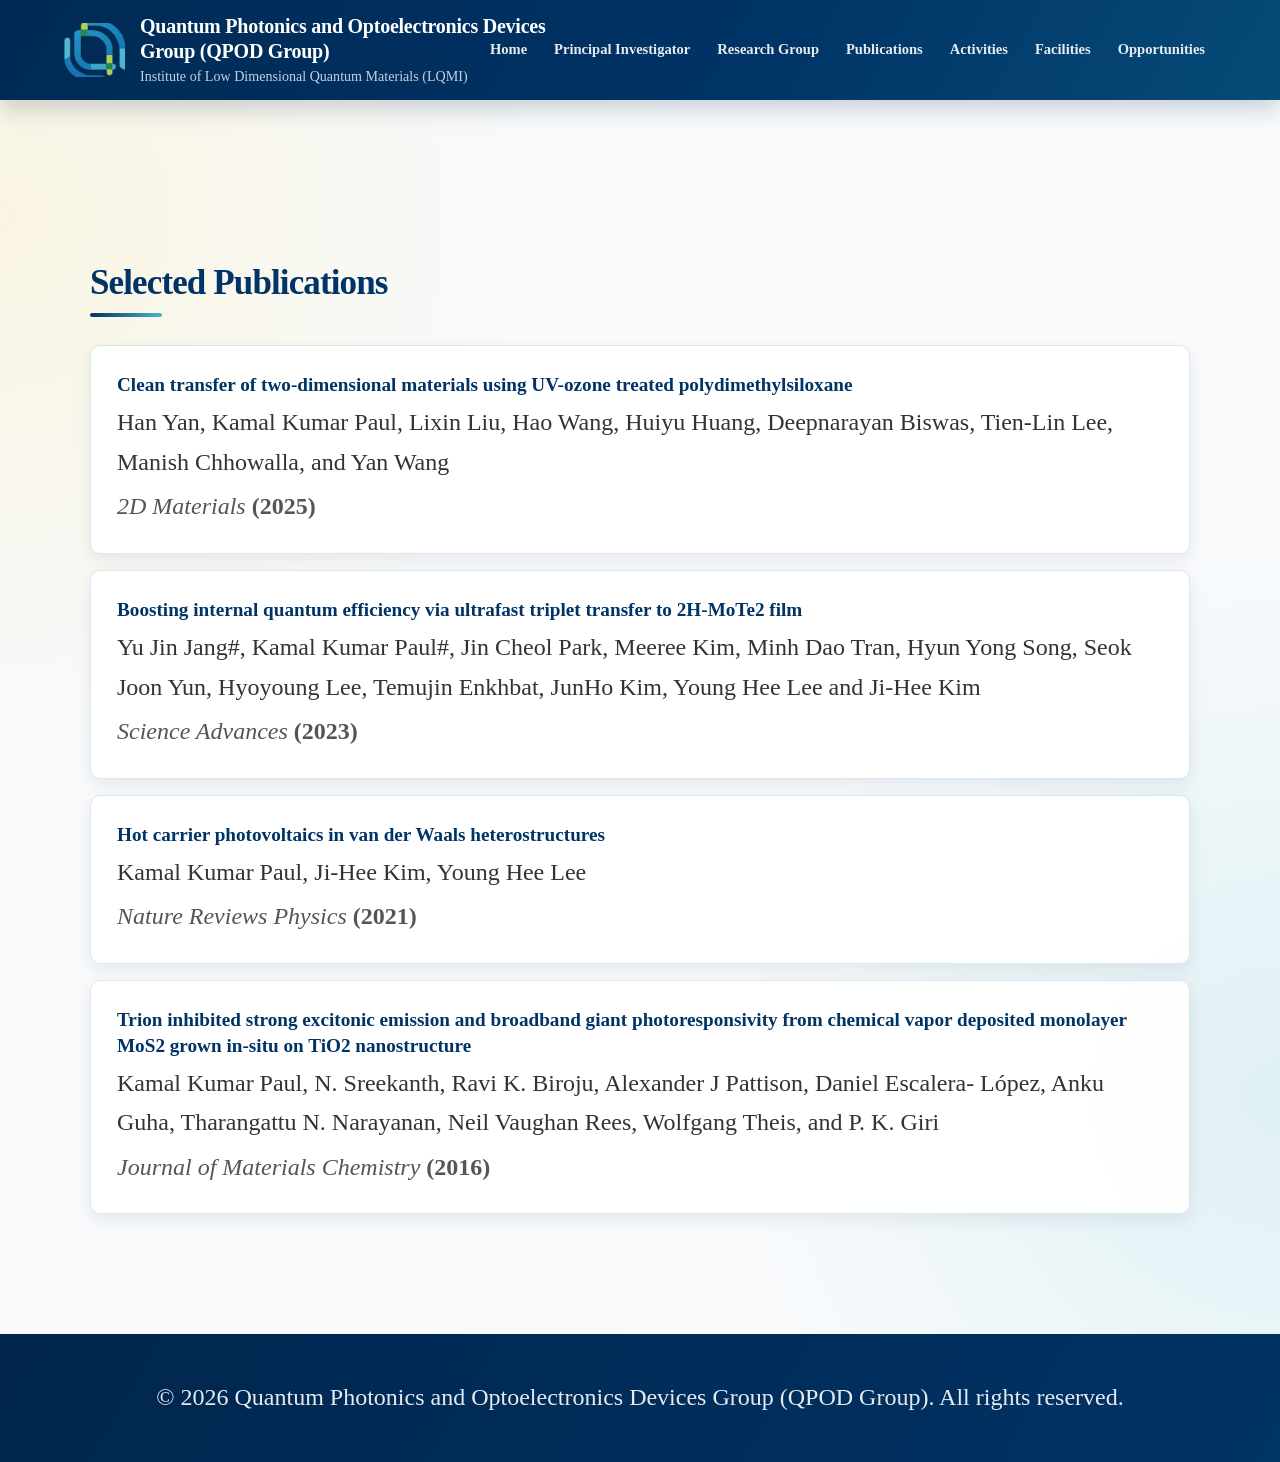
<file: publications.html>
<!DOCTYPE html>
<html lang="en">
<head>
    <meta charset="UTF-8">
    <meta name="viewport" content="width=device-width, initial-scale=1.0">
    <title>Publications - Kamal Kumar Paul Research Group</title>
    <link rel="stylesheet" href="style.css">
</head>
<body>

    <header>
       <nav>
        <!-- NEW: Wraps the logo and text together side-by-side -->
        <div style="display: flex; align-items: center; gap: 15px;">
            <!-- Hidden by default until the script finds a logo in the CMS -->
            <img id="global-nav-logo" src="" alt="Group Logo" style="display: none; max-height: 55px; width: auto; object-fit: contain;">
            
            <div class="nav-brand">
                <a href="index.html" class="logo">Quantum Photonic and Optoelectronic Device Group</a>
                <a href="https://smce.hbut.edu.cn/lqm/index.htm" target="_blank" class="subheading-link">Core Research Group at LQMI</a>
            </div>
        </div>

        <ul>
            <li><a href="index.html">Home</a></li>
            <li><a href="pi.html">Principal Investigator</a></li>
            <li><a href="team.html">Research Group</a></li>
            <li><a href="publications.html">Publications</a></li>
            <li><a href="activities.html">Activities</a></li>
            <li><a href="facilities.html">Facilities</a></li>
            <li><a href="opportunities.html">Opportunities</a></li>
        </ul>
    </nav>
    </header>

    <div class="container" style="margin-top: 40px; min-height: 60vh;">
        <h2 class="section-header" id="pubs">Selected Publications</h2>
        
        <div id="dynamic-publications"></div>
        
    </div>

    <footer style="margin-top: 40px;">
        <div class="footer-bottom">
            <p>&copy; 2026 Dr. Kamal Kumar Paul Research Group. All rights reserved.</p>
        </div>
    </footer>

    <script>
        fetch('data/publications.json')
            .then(response => {
                if (!response.ok) throw new Error("Publications data not found");
                return response.json();
            })
            .then(data => {
                const pubsContainer = document.getElementById('dynamic-publications');
                let allPubsHTML = "";

                // Sort the papers by year (newest first) automatically
                const sortedPapers = data.papers.sort((a, b) => b.year - a.year);

                // Loop through every paper in the CMS
                sortedPapers.forEach((paper) => {
                    allPubsHTML += `
                        <div class="publication-card" style="margin-bottom: 20px; padding-bottom: 20px; border-bottom: 1px solid #eee;">
                            <h3 style="margin: 0; color: #003366; font-size: 1.2rem;">${paper.title}</h3>
                            <p style="margin: 5px 0; color: #333;">${paper.authors}</p>
                            <p style="margin: 0; color: #555;">
                                <em>${paper.journal}</em> <strong>(${paper.year})</strong>
                            </p>
                        </div>
                    `;
                });

                // Inject all the newly built papers into the webpage
                pubsContainer.innerHTML = allPubsHTML;
            })
            .catch(error => console.log("Publications data hasn't been created in the CMS yet.", error));
    </script>
<script>
        fetch('data/settings.json')
            .then(response => {
                if (!response.ok) throw new Error("Settings not found.");
                return response.json();
            })
            .then(data => {
                const root = document.documentElement;
                
                // Inject the CMS values directly into the CSS variables
                if(data.font_family) root.style.setProperty('--main-font', data.font_family);
                if(data.text_size) root.style.setProperty('--text-size', data.text_size + 'px');
                if(data.text_color) root.style.setProperty('--text-color', data.text_color);
                if(data.header_size) root.style.setProperty('--header-size', data.header_size + 'px');
                if(data.container_width) root.style.setProperty('--container-width', data.container_width + 'px');
            })
            .catch(error => console.log("Global settings not yet published.", error));
    </script>
    <script>
        fetch('data/settings.json')
            .then(response => {
                if (!response.ok) throw new Error("Settings not found.");
                return response.json();
            })
            .then(data => {
                const root = document.documentElement;
                if(data.font_family) root.style.setProperty('--main-font', data.font_family);
                if(data.text_size) root.style.setProperty('--text-size', data.text_size + 'px');
                if(data.text_color) root.style.setProperty('--text-color', data.text_color);
                if(data.header_size) root.style.setProperty('--header-size', data.header_size + 'px');
                if(data.container_width) root.style.setProperty('--container-width', data.container_width + 'px');

                // --- 1. Main Group Name ---
                if(data.group_name) {
                    document.querySelectorAll('.logo').forEach(logo => {
                        logo.innerText = data.group_name;
                    });
                    
                    document.querySelectorAll('footer .footer-bottom p').forEach(footer => {
                        const currentYear = new Date().getFullYear();
                        footer.innerHTML = `&copy; ${currentYear} ${data.group_name}. All rights reserved.`;
                    });

                    const currentTitle = document.title;
                    if (currentTitle.includes('-')) {
                        const pageName = currentTitle.split('-')[0].trim();
                        document.title = `${pageName} - ${data.group_name}`;
                    } else {
                        document.title = data.group_name;
                    }
                }

               // --- 2. NEW: Navigation Subheading Text ---
                if(data.nav_subheading) {
                    document.querySelectorAll('.subheading-link').forEach(link => {
                        link.innerText = data.nav_subheading;
                    });
                }

                // --- 3. NEW: Navigation Subheading Link ---
                if(data.nav_subheading_link) {
                    document.querySelectorAll('.subheading-link').forEach(link => {
                        link.href = data.nav_subheading_link;
                    });
                }

                // --- 4. NEW: Header Logo ---
                if(data.header_logo) {
                    document.querySelectorAll('#global-nav-logo').forEach(img => {
                        // Cleans the image path and applies it to the src
                        img.src = data.header_logo.replace(/^\//, '');
                        // Unhides the image so it appears on the page
                        img.style.display = "block"; 
                    });
                }
            })
            .catch(error => console.log("Global settings not yet published.", error));
    </script>
</body>
</html>
</file>
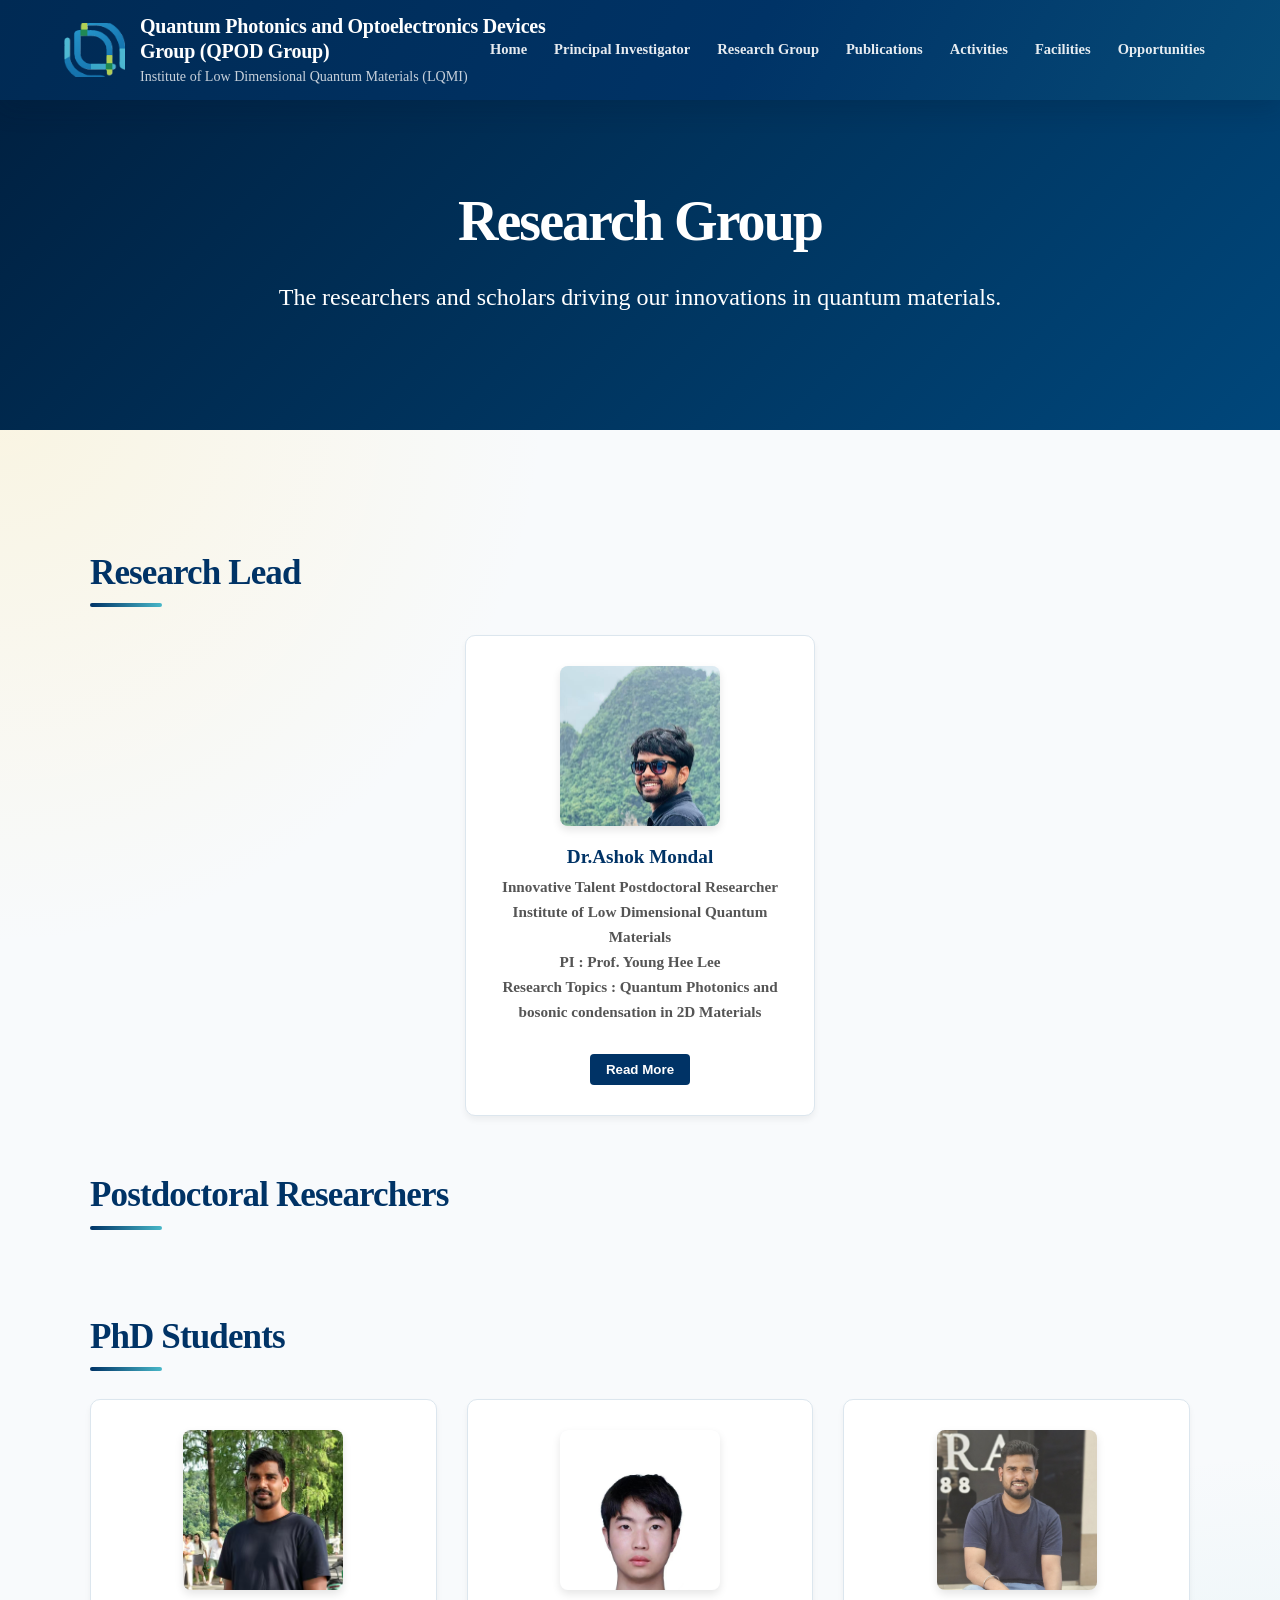
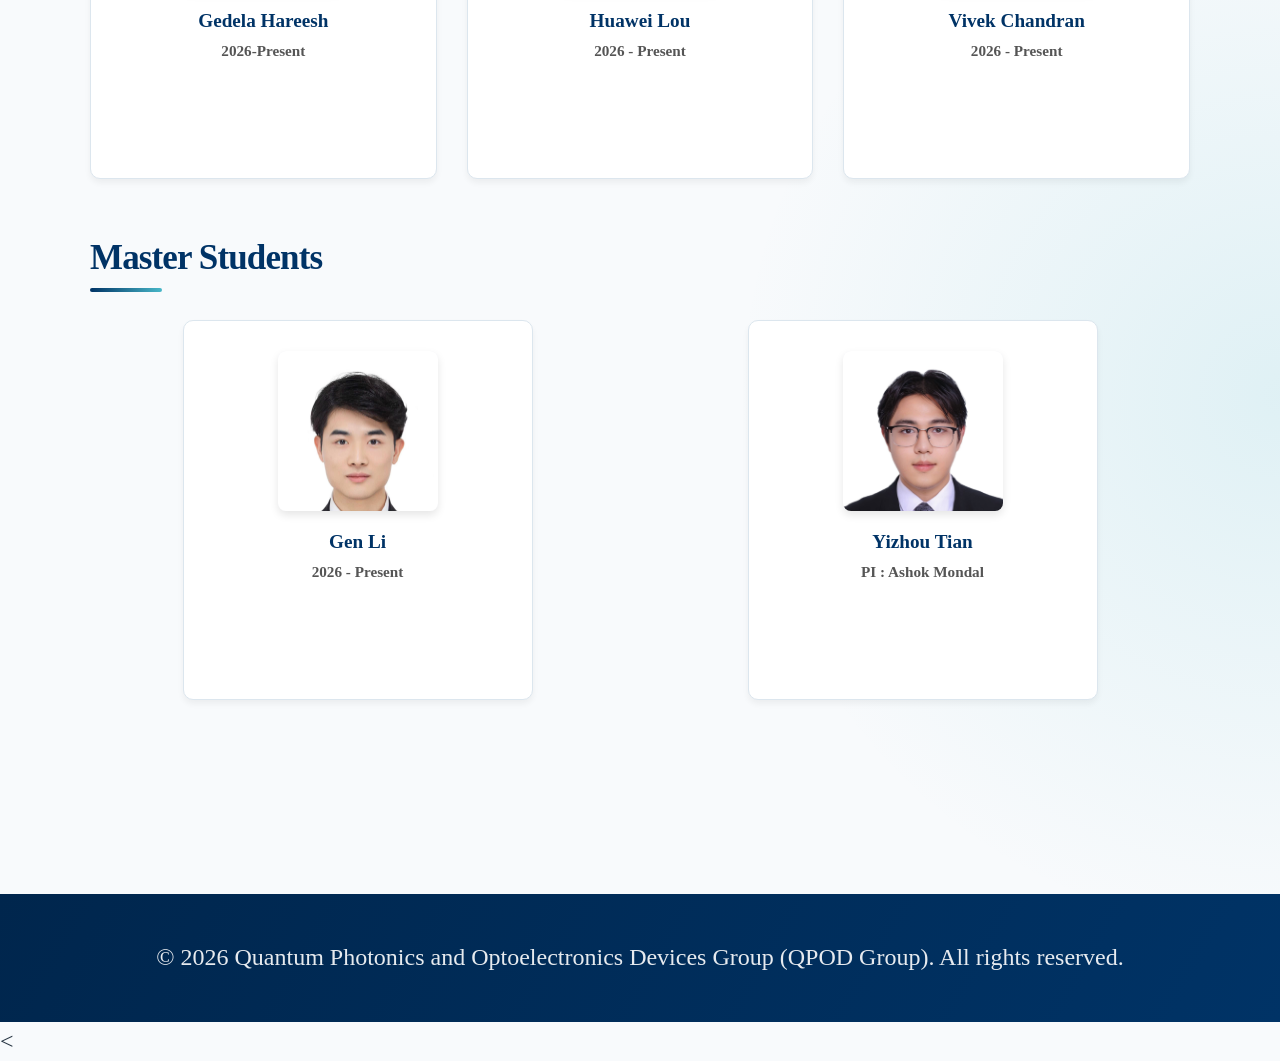
<file: team.html>
<!DOCTYPE html>
<html lang="en">
<head>
    <meta charset="UTF-8">
    <meta name="viewport" content="width=device-width, initial-scale=1.0">
    <title>Research Group - Paul Research Group</title>
    <link rel="stylesheet" href="style.css"> 
    <style>
        .grid-container {
            display: grid;
            /* NEW: Changed from a strict 280px to a flexible minmax rule */
            grid-template-columns: repeat(auto-fit, minmax(280px, 1fr)); 
            justify-content: center; 
            gap: 30px; 
            margin-bottom: 50px;
        }

        .card {
            /* NEW: Flexible Width */
            min-width: 280px !important; 
            width: 100% !important;       /* Tells it to fill the flexible grid column */
            max-width: 350px !important;  /* Stops it from getting too wide on giant screens */
            
            /* Flexible Height */
            min-height: 380px !important; 
            height: auto !important;      
            
            box-sizing: border-box;
            display: flex;
            flex-direction: column;
            align-items: center; 
            justify-content: flex-start; 
            padding: 30px 15px;
            margin: 0 auto;               /* Keeps the card perfectly centered in its space */
            background: #fff;
            border: 1px solid #eaeaea;
            border-radius: 8px;
            box-shadow: 0 4px 6px rgba(0,0,0,0.05);
        }
        .member-img {
            width: 160px;
            height: 160px;
            border-radius: 8px;
            object-fit: cover;
            object-position: top center;
            margin-bottom: 20px;
            background-color: #f4f4f9;
            box-shadow: 0 4px 8px rgba(0,0,0,0.1);
        }

        /* --- Modal Styles --- */
        .modal {
            display: none; 
            position: fixed; 
            z-index: 1000; 
            left: 0; 
            top: 0; 
            width: 100%; 
            height: 100%; 
            background-color: rgba(0,0,0,0.7); 
            justify-content: center;
            align-items: center;
        }
        .modal-content {
            background-color: #fff;
            padding: 40px;
            border-radius: 8px;
            max-width: 800px; 
            width: 90%;
            max-height: 85vh; 
            overflow-y: auto; 
            position: relative;
            box-shadow: 0 5px 15px rgba(0,0,0,0.3);
        }
        .close-btn {
            position: absolute;
            top: 15px;
            right: 25px;
            font-size: 28px;
            font-weight: bold;
            cursor: pointer;
            color: #555;
        }
        .close-btn:hover { color: #000; }
        
        .read-more-btn {
            margin-top: 15px;
            padding: 8px 16px;
            background-color: #003366;
            color: white;
            border: none;
            border-radius: 4px;
            cursor: pointer;
            font-weight: bold;
        }
        .read-more-btn:hover { background-color: #002244; }

        /* --- PI-Style Layout Inside Modal --- */
        .modal-content h3 {
            color: var(--primary-blue, #003366);
            border-bottom: 1px solid #ddd;
            padding-bottom: 5px;
            margin-top: 35px;
            margin-bottom: 20px;
            font-size: 1.3rem;
            text-align: left;
        }
        .bio-list {
            list-style-type: none;
            padding-left: 0;
            margin: 0;
            text-align: left;
        }
        .bio-list li {
            display: flex;
            align-items: flex-start;
            margin-bottom: 20px;
        }
        .year-badge {
            font-weight: bold;
            color: var(--primary-blue, #003366);
            flex: 0 0 140px; 
            margin-right: 20px;
            line-height: 1.5;
        }
        .bio-details {
            flex: 1;
            line-height: 1.6;
        }
        .bio-details strong {
            color: #222;
        }
        .bio-details em {
            display: block;
            margin-top: 5px;
            color: #555;
            font-style: normal;
        }
    </style>
</head>
<body>

   <nav>
        <!-- NEW: Wraps the logo and text together side-by-side -->
        <div style="display: flex; align-items: center; gap: 15px;">
            <!-- Hidden by default until the script finds a logo in the CMS -->
            <img id="global-nav-logo" src="" alt="Group Logo" style="display: none; max-height: 55px; width: auto; object-fit: contain;">
            
            <div class="nav-brand">
                <a href="index.html" class="logo">Quantum Photonic and Optoelectronic Device Group</a>
                <a href="https://smce.hbut.edu.cn/lqm/index.htm" target="_blank" class="subheading-link">Core Research Group at LQMI</a>
            </div>
        </div>

        <ul>
            <li><a href="index.html">Home</a></li>
            <li><a href="pi.html">Principal Investigator</a></li>
            <li><a href="team.html">Research Group</a></li>
            <li><a href="publications.html">Publications</a></li>
            <li><a href="activities.html">Activities</a></li>
            <li><a href="facilities.html">Facilities</a></li>
            <li><a href="opportunities.html">Opportunities</a></li>
        </ul>
    </nav>

    <section class="hero" style="padding: 40px 20px;">
        <h1>Research Group</h1>
        <p>The researchers and scholars driving our innovations in quantum materials.</p>
    </section>

    <div class="container">
        <h2 class="section-header">Research Lead </h2>
        <div class="grid-container" id="team-leads"></div>

        <h2 class="section-header">Postdoctoral Researchers</h2>
        <div class="grid-container" id="team-postdocs"></div>

        <h2 class="section-header">PhD Students</h2>
        <div class="grid-container" id="team-phds"></div>

        <h2 class="section-header">Master Students</h2>
        <div class="grid-container" id="team-masters"></div>
    </div>

    <div id="special-modal" class="modal">
        <div class="modal-content" id="modal-inner-content">
            <!-- Content Injected Here -->
        </div>
    </div>

    <footer>
        <div class="footer-bottom">
            <p>&copy; 2026 Paul Research Group. All rights reserved.</p>
        </div>
    </footer>

    <script>
        let globalTeamData = []; 

        function openModal(index) {
            const member = globalTeamData[index];
            
            let modalHTML = `
                <span class="close-btn" onclick="closeModal()">&times;</span>
                <h2 style="color: #003366; margin-top: 0; font-size: 2rem; text-align: center;">${member.name || ''}</h2>
                <p style="text-align: center; font-weight: bold; color: #555; margin-top: -10px;">${member.role || ''}</p>
            `;

            if (member.bio) {
                const formattedBio = member.bio.split('\n').map(para => `<p style="line-height: 1.6; color: #444;">${para}</p>`).join('');
                modalHTML += `<h3>Biography</h3>${formattedBio}`;
            }

            if (member.education && member.education.length > 0) {
                modalHTML += `<h3>Education & Academic Background</h3><ul class="bio-list">`;
                member.education.forEach(item => {
                    let detailsStr = item.details ? `<em>${item.details}</em>` : '';
                    modalHTML += `<li>
                        <div class="year-badge">${item.year || ''}</div>
                        <div class="bio-details"><strong>${item.degree || ''}</strong>, ${item.institution || ''} ${detailsStr}</div>
                    </li>`;
                });
                modalHTML += `</ul>`;
            }

            if (member.experience && member.experience.length > 0) {
                modalHTML += `<h3>Professional Experience</h3><ul class="bio-list">`;
                member.experience.forEach(item => {
                    modalHTML += `<li>
                        <div class="year-badge">${item.year || ''}</div>
                        <div class="bio-details"><strong>${item.title || ''}</strong>, ${item.institution || ''}</div>
                    </li>`;
                });
                modalHTML += `</ul>`;
            }

            if (member.awards && member.awards.length > 0) {
                modalHTML += `<h3>Selected Honors & Awards</h3><ul class="bio-list">`;
                member.awards.forEach(item => {
                    modalHTML += `<li>
                        <div class="year-badge">${item.year || ''}</div>
                        <div class="bio-details"><strong>${item.name || ''}</strong>, ${item.organization || ''}</div>
                    </li>`;
                });
                modalHTML += `</ul>`;
            }

            document.getElementById('modal-inner-content').innerHTML = modalHTML;
            document.getElementById('special-modal').style.display = 'flex';
        }

        function closeModal() {
            document.getElementById('special-modal').style.display = 'none';
        }
        window.onclick = function(event) {
            let modal = document.getElementById('special-modal');
            if (event.target === modal) {
                modal.style.display = "none";
            }
        }

        fetch('data/team.json')
            .then(response => {
                if (!response.ok) throw new Error("Team data not found");
                return response.json();
            })
            .then(data => {
                if (!data || !data.members) return; 
                
                globalTeamData = data.members; 

                let leadHTML = "";
                let postdocHTML = "";
                let phdHTML = "";
                let masterHTML = "";

               data.members.forEach((member, index) => {
                    const imgPath = member.photo ? member.photo.replace(/^\//, '') : 'placeholder.jpg';
                    const name = member.name ? member.name : "New Lab Member";
                    
                    // NEW: Converts dashboard line breaks into HTML line breaks securely for Mac and Windows
                    const role = member.role ? member.role.replace(/\r?\n/g, '<br>') : "Researcher";
                    
                    const category = member.category ? member.category : "Post Doc";
                    
                    // --- EXPLICIT TOGGLE CHECK ---
                    // Only adds the button if the toggle switch is ON (true)
                    let extraButton = "";
                    if (member.enable_popup === true) {
                        extraButton = `<button class="read-more-btn" onclick="openModal(${index})">Read More</button>`;
                    }
                    
                    let card = `
                        <div class="card">
                            <img src="${imgPath}" alt="${name}" class="member-img">
                            <h3 style="margin: 0; color: #003366; font-size: 1.2rem; text-align: center;">${name}</h3>
                            <p style="margin-top: 5px; font-weight: bold; color: #555; font-size: 0.95rem; text-align: center;">${role}</p>
                            ${extraButton}
                        </div>
                    `;

                    // UPDATED: Category perfectly matches your config.yml dashboard
                    if (category === "Research lead") {
                        leadHTML += card;
                    } else if (category === "Post Doc") {
                        postdocHTML += card;
                    } else if (category === "PhD Student") {
                        phdHTML += card;
                    } else if (category === "Master Student") {
                        masterHTML += card;
                    }
                });

                document.getElementById('team-leads').innerHTML = leadHTML;
                document.getElementById('team-postdocs').innerHTML = postdocHTML;
                document.getElementById('team-phds').innerHTML = phdHTML;
                document.getElementById('team-masters').innerHTML = masterHTML;
            })
            .catch(error => console.log("Team data hasn't been created in the CMS yet.", error));
    </script>

    <<script>
        fetch('data/settings.json')
            .then(response => {
                if (!response.ok) throw new Error("Settings not found.");
                return response.json();
            })
            .then(data => {
                const root = document.documentElement;
                if(data.font_family) root.style.setProperty('--main-font', data.font_family);
                if(data.text_size) root.style.setProperty('--text-size', data.text_size + 'px');
                if(data.text_color) root.style.setProperty('--text-color', data.text_color);
                if(data.header_size) root.style.setProperty('--header-size', data.header_size + 'px');
                if(data.container_width) root.style.setProperty('--container-width', data.container_width + 'px');

                // --- 1. Main Group Name ---
                if(data.group_name) {
                    document.querySelectorAll('.logo').forEach(logo => {
                        logo.innerText = data.group_name;
                    });
                    
                    document.querySelectorAll('footer .footer-bottom p').forEach(footer => {
                        const currentYear = new Date().getFullYear();
                        footer.innerHTML = `&copy; ${currentYear} ${data.group_name}. All rights reserved.`;
                    });

                    const currentTitle = document.title;
                    if (currentTitle.includes('-')) {
                        const pageName = currentTitle.split('-')[0].trim();
                        document.title = `${pageName} - ${data.group_name}`;
                    } else {
                        document.title = data.group_name;
                    }
                }

                // --- 2. NEW: Navigation Subheading Text ---
                if(data.nav_subheading) {
                    document.querySelectorAll('.subheading-link').forEach(link => {
                        link.innerText = data.nav_subheading;
                    });
                }

                // --- 3. NEW: Navigation Subheading Link ---
                if(data.nav_subheading_link) {
                    document.querySelectorAll('.subheading-link').forEach(link => {
                        link.href = data.nav_subheading_link;
                    });
                }

                // --- 4. NEW: Header Logo ---
                if(data.header_logo) {
                    document.querySelectorAll('#global-nav-logo').forEach(img => {
                        // Cleans the image path and applies it to the src
                        img.src = data.header_logo.replace(/^\//, '');
                        // Unhides the image so it appears on the page
                        img.style.display = "block"; 
                    });
                }
            })
            .catch(error => console.log("Global settings not yet published.", error));
    </script>
</body>
</html>
</file>
<file: style.css>
/* Responsive design system for the LQMI research group website */
:root {
    --main-font: 'Inter', -apple-system, BlinkMacSystemFont, 'Segoe UI', sans-serif;
    --text-size: 16px;
    --text-color: #263442;
    --text-dark: #17212b;
    --header-size: 32px;
    --container-width: 1100px;
    --primary-blue: #003366;
    --primary-blue-bright: #075da8;
    --accent: #48b7c8;
    --surface: #ffffff;
    --surface-soft: #f3f7fa;
    --border: #dce6ee;
    --shadow-sm: 0 6px 18px rgba(0, 35, 70, 0.08);
    --shadow-lg: 0 18px 50px rgba(0, 35, 70, 0.16);
    --radius-sm: 10px;
    --radius-lg: 18px;
}

*,
*::before,
*::after {
    box-sizing: border-box;
}

html {
    scroll-behavior: smooth;
    -webkit-text-size-adjust: 100%;
}

body {
    min-width: 320px;
    margin: 0;
    overflow-x: hidden;
    font-family: var(--main-font);
    font-size: var(--text-size);
    line-height: 1.65;
    color: var(--text-color);
    background:
        radial-gradient(circle at 0% 15%, rgba(255, 227, 142, 0.24), transparent 34rem),
        radial-gradient(circle at 100% 75%, rgba(72, 183, 200, 0.14), transparent 34rem),
        #f8fafc;
}

img,
video {
    display: block;
    max-width: 100%;
}

a,
button {
    -webkit-tap-highlight-color: transparent;
}

a {
    color: var(--primary-blue-bright);
}

a:focus-visible,
button:focus-visible,
[tabindex]:focus-visible {
    outline: 3px solid #ffd166;
    outline-offset: 3px;
}

h1,
h2,
h3 {
    color: var(--text-dark);
    line-height: 1.18;
    overflow-wrap: anywhere;
}

h1 {
    font-size: clamp(2rem, 5vw, 3.5rem);
}

h2 {
    font-size: clamp(1.55rem, 3.5vw, 2.25rem);
}

h3 {
    font-size: clamp(1.1rem, 2.2vw, 1.35rem);
}

p,
li {
    overflow-wrap: anywhere;
}

/* Shared page structure */
.container {
    width: min(calc(100% - 40px), var(--container-width));
    margin-inline: auto;
    padding: clamp(32px, 5vw, 64px) 0;
}

.section-header {
    position: relative;
    margin: clamp(32px, 6vw, 58px) 0 28px;
    padding-bottom: 14px;
    border: 0;
    color: var(--primary-blue);
    font-size: clamp(1.65rem, 4vw, var(--header-size));
    letter-spacing: -0.025em;
}

.section-header::after {
    position: absolute;
    bottom: 0;
    left: 0;
    width: 72px;
    height: 4px;
    border-radius: 999px;
    background: linear-gradient(90deg, var(--primary-blue), var(--accent));
    content: '';
}

.hero {
    padding: clamp(46px, 8vw, 88px) 20px !important;
    color: #fff;
    text-align: center;
    background:
        linear-gradient(135deg, rgba(0, 32, 64, 0.96), rgba(0, 73, 125, 0.9)),
        var(--primary-blue);
}

.hero h1 {
    margin: 0;
    color: #fff;
    letter-spacing: -0.035em;
}

/* Navigation */
nav {
    position: sticky;
    top: 0;
    z-index: 1000;
    display: flex;
    align-items: center;
    justify-content: space-between;
    gap: 30px;
    min-height: 82px;
    padding: 14px max(24px, 5vw);
    color: #fff;
    background: linear-gradient(120deg, #002a54, var(--primary-blue) 58%, #064b78);
    box-shadow: 0 8px 24px rgba(0, 25, 50, 0.2);
}

nav > div:first-child {
    min-width: 0;
}

nav .logo {
    display: block;
    color: #fff;
    font-size: clamp(1rem, 1.8vw, 1.25rem);
    font-weight: 750;
    line-height: 1.25;
    text-decoration: none;
    letter-spacing: -0.012em;
}

.nav-brand {
    display: flex;
    min-width: 0;
    flex-direction: column;
    justify-content: center;
}

.subheading-link,
.subheading-wrapper {
    margin-top: 3px;
    color: rgba(255, 255, 255, 0.78) !important;
    font-size: 0.88rem !important;
    font-weight: 500 !important;
    line-height: 1.35;
    text-decoration: none;
}

.subheading-link:hover {
    color: #fff !important;
    text-decoration: none;
}

nav ul {
    display: flex;
    align-items: center;
    justify-content: flex-end;
    gap: 5px;
    margin: 0;
    padding: 0;
    list-style: none;
}

nav ul li {
    flex: 0 0 auto;
}

nav ul li a {
    display: flex;
    min-height: 44px;
    align-items: center;
    padding: 9px 11px;
    border-radius: 9px;
    color: rgba(255, 255, 255, 0.9);
    font-size: 0.91rem;
    font-weight: 600;
    line-height: 1.2;
    text-align: center;
    text-decoration: none;
    transition: color 160ms ease, background-color 160ms ease, transform 160ms ease;
}

nav ul li a:hover {
    color: #fff;
    text-decoration: none;
    background: rgba(255, 255, 255, 0.13);
    transform: translateY(-1px);
}

/* Homepage slider */
.slider-container {
    position: relative;
    width: 100%;
    max-width: none;
    aspect-ratio: 21 / 9;
    margin: 0 0 clamp(28px, 5vw, 52px);
    overflow: hidden;
    border: 0;
    border-radius: 0;
    background: #06111c;
    box-shadow: none;
}

#dynamic-slider,
.slide {
    width: 100%;
    height: 100%;
}

.slide {
    position: relative;
    display: none;
}

.slide::after {
    position: absolute;
    inset: 0;
    background: linear-gradient(180deg, transparent 35%, rgba(0, 20, 40, 0.7));
    content: '';
    pointer-events: none;
}

.slide img {
    width: 100%;
    height: 100%;
    object-fit: cover;
    object-position: center;
}

.slide-text {
    position: absolute;
    z-index: 1;
    right: clamp(24px, 7vw, 80px);
    bottom: clamp(24px, 6vw, 64px);
    left: clamp(24px, 7vw, 80px);
    color: #fff;
    text-align: left;
    text-shadow: 0 2px 12px rgba(0, 0, 0, 0.55);
}

.slide-text h1 {
    max-width: 850px;
    margin: 0 0 8px;
    color: #fff;
    font-size: clamp(1.6rem, 4.2vw, 3.25rem);
}

.slide-text p {
    max-width: 720px;
    margin: 0;
    font-size: clamp(0.95rem, 1.8vw, 1.18rem);
}

.prev,
.next {
    position: absolute;
    z-index: 2;
    top: 50%;
    display: grid;
    width: 48px;
    height: 48px;
    place-items: center;
    padding: 0;
    border-radius: 50%;
    color: #fff;
    background: rgba(0, 25, 50, 0.58);
    font-size: 26px;
    font-weight: 700;
    line-height: 1;
    cursor: pointer;
    transform: translateY(-50%);
    transition: background-color 160ms ease, transform 160ms ease;
}

.prev {
    left: 16px;
}

.next {
    right: 16px;
}

.prev:hover,
.next:hover {
    background: rgba(0, 25, 50, 0.86);
    transform: translateY(-50%) scale(1.04);
}

/* Cards and grids */
.grid-container {
    display: grid;
    grid-template-columns: repeat(auto-fit, minmax(min(100%, 300px), 1fr));
    gap: clamp(18px, 3vw, 30px);
    margin-top: 28px;
}

.card,
.publication-card {
    min-width: 0;
    overflow: hidden;
    border: 1px solid var(--border) !important;
    border-radius: var(--radius-sm) !important;
    background: rgba(255, 255, 255, 0.96);
    box-shadow: var(--shadow-sm);
}

.card {
    display: flex;
    flex-direction: column;
    padding: clamp(20px, 3vw, 28px);
    transition: border-color 180ms ease, box-shadow 180ms ease, transform 180ms ease;
}

.card:hover {
    border-color: rgba(0, 93, 168, 0.28) !important;
    box-shadow: 0 14px 32px rgba(0, 35, 70, 0.13);
}

.card img {
    max-width: 100%;
}

.publication-card {
    margin-bottom: 16px !important;
    padding: clamp(19px, 3vw, 26px) !important;
    border-bottom: 1px solid var(--border) !important;
}

.publication-card h3 {
    line-height: 1.35;
}

/* News and updates: alternating editorial stories */
.news-scroller {
    width: min(calc(100% - 40px), 1200px);
    margin: clamp(40px, 7vw, 78px) auto;
    padding: 0;
    overflow: visible;
}

.news-track {
    display: grid;
    gap: clamp(20px, 3vw, 32px);
    width: 100%;
}

.news-story {
    display: grid;
    min-width: 0;
    min-height: 340px;
    grid-template-columns: minmax(0, 1fr) minmax(0, 1fr);
    overflow: hidden;
    border: 1px solid var(--border);
    border-radius: 22px;
    background: #fff;
    box-shadow: var(--shadow-sm);
    transition: border-color 180ms ease, box-shadow 180ms ease, transform 180ms ease;
}

.news-story:nth-child(even) {
    background: linear-gradient(135deg, #edf5f8, #f8fbfc);
}

.news-story:nth-child(even) .news-image-wrap {
    order: 2;
}

.news-story:nth-child(even) .news-content {
    order: 1;
}

.news-story:hover {
    border-color: rgba(0, 93, 168, 0.24);
    box-shadow: 0 18px 42px rgba(0, 35, 70, 0.14);
    transform: translateY(-3px);
}

.news-image-wrap {
    min-height: 340px;
    overflow: hidden;
    background: #e7eef4;
}

.news-image-wrap img {
    width: 100%;
    height: 100%;
    object-fit: cover;
    transition: transform 450ms ease;
}

.news-story:hover .news-image-wrap img {
    transform: scale(1.035);
}

.news-content {
    display: flex;
    min-width: 0;
    align-items: flex-start;
    justify-content: center;
    flex-direction: column;
    padding: clamp(30px, 5vw, 58px);
}

.news-date {
    display: inline-flex;
    min-height: 30px;
    align-items: center;
    margin-bottom: 18px;
    padding: 6px 11px;
    border: 1px solid rgba(0, 80, 145, 0.18);
    border-radius: 999px;
    color: var(--primary-blue);
    background: rgba(0, 80, 145, 0.07);
    font-size: 0.78rem;
    font-weight: 750;
    letter-spacing: 0.06em;
    line-height: 1;
    text-transform: uppercase;
}

.news-content h3 {
    max-width: 18ch;
    margin: 0;
    color: var(--primary-blue);
    font-size: clamp(1.45rem, 3vw, 2.35rem);
    line-height: 1.22;
    letter-spacing: -0.025em;
}

.news-content p {
    max-width: 58ch;
    margin: 18px 0 0;
    color: #4d6070;
    font-size: clamp(0.96rem, 1.4vw, 1.08rem);
    line-height: 1.7;
}

.news-empty {
    margin: 0;
    padding: 32px;
    border: 1px dashed var(--border);
    border-radius: var(--radius-sm);
    color: #607180;
    text-align: center;
    background: rgba(255, 255, 255, 0.7);
}

@media (max-width: 900px) {
    .news-story {
        min-height: 280px;
        grid-template-columns: minmax(0, 43%) minmax(0, 57%);
    }

    .news-image-wrap {
        min-height: 280px;
    }

    .news-content {
        padding: clamp(26px, 5vw, 42px);
    }

    .news-content h3 {
        font-size: clamp(1.3rem, 3.5vw, 1.9rem);
    }
}

/* Featured activities controls */
.news-heading-row {
    display: flex;
    align-items: flex-end;
    justify-content: space-between;
    gap: 24px;
    margin-bottom: 28px;
}

.news-heading-row .section-header {
    margin-bottom: 0;
}

.view-all-activities,
.news-read-more,
.activity-link {
    display: inline-flex;
    min-height: 44px;
    align-items: center;
    gap: 8px;
    color: var(--primary-blue-bright);
    font-size: 0.9rem;
    font-weight: 750;
    text-decoration: none;
}

.view-all-activities {
    flex: 0 0 auto;
    padding: 9px 15px;
    border: 1px solid rgba(0, 80, 145, 0.2);
    border-radius: 999px;
    background: rgba(255, 255, 255, 0.75);
}

.view-all-activities:hover,
.news-read-more:hover,
.activity-link:hover {
    color: var(--primary-blue);
    text-decoration: none;
}

.news-image-wrap {
    display: block;
    color: inherit;
}

.news-meta,
.activity-meta {
    display: flex;
    flex-wrap: wrap;
    align-items: center;
    gap: 9px;
    margin-bottom: 18px;
}

.news-meta .news-date {
    margin-bottom: 0;
}

.news-category,
.activity-category-badge {
    display: inline-flex;
    min-height: 30px;
    align-items: center;
    padding: 6px 11px;
    border-radius: 999px;
    color: #075569;
    background: rgba(72, 183, 200, 0.14);
    font-size: 0.76rem;
    font-weight: 750;
    letter-spacing: 0.05em;
    line-height: 1;
    text-transform: uppercase;
}

.news-content h3 a {
    color: inherit;
    text-decoration: none;
}

.news-read-more {
    margin-top: 20px;
}

/* Activities archive */
nav a[aria-current="page"] {
    color: #fff;
    background: rgba(255, 255, 255, 0.17);
}

.activities-hero p {
    max-width: 760px;
    margin: 14px auto 0;
    color: rgba(255, 255, 255, 0.82);
    font-size: clamp(0.95rem, 1.8vw, 1.12rem);
}

.activities-container {
    min-height: 58vh;
}

.activities-toolbar {
    display: grid;
    grid-template-columns: minmax(0, 1.6fr) minmax(220px, 0.7fr);
    gap: 18px;
    margin-bottom: 14px;
    padding: clamp(18px, 3vw, 26px);
    border: 1px solid var(--border);
    border-radius: var(--radius-lg);
    background: rgba(255, 255, 255, 0.92);
    box-shadow: var(--shadow-sm);
}

.activity-search,
.activity-filter {
    display: grid;
    gap: 8px;
    color: var(--primary-blue);
    font-size: 0.82rem;
    font-weight: 750;
    letter-spacing: 0.03em;
}

.activity-search input,
.activity-filter select {
    width: 100%;
    min-height: 48px;
    padding: 10px 14px;
    border: 1px solid #cbd9e4;
    border-radius: 10px;
    color: var(--text-dark);
    background: #fff;
    font: inherit;
    font-size: 0.95rem;
}

.activity-search input:focus,
.activity-filter select:focus {
    border-color: var(--primary-blue-bright);
    outline: 3px solid rgba(7, 93, 168, 0.14);
}

.activities-summary {
    display: flex;
    justify-content: flex-end;
    min-height: 34px;
    align-items: center;
}

.activities-summary p {
    margin: 0;
    color: #647585;
    font-size: 0.86rem;
    font-weight: 650;
}

.activities-grid {
    display: grid;
    grid-template-columns: repeat(auto-fit, minmax(min(100%, 320px), 1fr));
    gap: clamp(18px, 3vw, 28px);
}

.activity-card {
    min-width: 0;
    overflow: hidden;
    scroll-margin-top: 110px;
    border: 1px solid var(--border);
    border-radius: var(--radius-lg);
    background: #fff;
    box-shadow: var(--shadow-sm);
    transition: border-color 180ms ease, box-shadow 180ms ease, transform 180ms ease;
}

.activity-card:hover,
.activity-card:target {
    border-color: rgba(0, 93, 168, 0.32);
    box-shadow: 0 16px 38px rgba(0, 35, 70, 0.14);
}

.activity-card:target {
    outline: 4px solid rgba(72, 183, 200, 0.2);
    outline-offset: 4px;
}

.activity-card-image {
    display: grid;
    height: 220px;
    place-items: center;
    overflow: hidden;
    color: #718292;
    background: #e9f0f5;
    font-size: 0.85rem;
}

.activity-card-image img {
    width: 100%;
    height: 100%;
    object-fit: cover;
    transition: transform 350ms ease;
}

.activity-card:hover .activity-card-image img {
    transform: scale(1.025);
}

.activity-card-body {
    padding: clamp(20px, 3vw, 28px);
}

.activity-meta {
    margin-bottom: 13px;
}

.activity-meta time {
    color: #617588;
    font-size: 0.79rem;
    font-weight: 700;
}

.activity-card h2 {
    margin: 0;
    color: var(--primary-blue);
    font-size: clamp(1.2rem, 2vw, 1.55rem);
    line-height: 1.3;
}

.activity-summary-text {
    margin: 13px 0 0;
    color: #536575;
    font-size: 0.95rem;
    line-height: 1.65;
}

.activity-details {
    margin-top: 18px;
    border-top: 1px solid var(--border);
    border-bottom: 1px solid var(--border);
}

.activity-details summary {
    padding: 13px 2px;
    color: var(--primary-blue-bright);
    font-size: 0.9rem;
    font-weight: 750;
    cursor: pointer;
}

.activity-details div {
    padding: 0 2px 16px;
    color: #536575;
    font-size: 0.93rem;
    line-height: 1.7;
}

.activity-link {
    margin-top: 14px;
}

.activities-empty {
    grid-column: 1 / -1;
    margin: 0;
    padding: 42px 20px;
    border: 1px dashed var(--border);
    border-radius: var(--radius-lg);
    color: #607180;
    text-align: center;
    background: rgba(255, 255, 255, 0.72);
}

/* Biography and profile content */
.bio-content {
    padding: clamp(22px, 4vw, 42px);
    border: 1px solid var(--border);
    border-radius: var(--radius-lg);
    background: rgba(255, 255, 255, 0.92);
    box-shadow: var(--shadow-sm);
}

.bio-list {
    padding-left: 0;
    list-style: none;
}

.bio-list li {
    gap: 18px;
    padding: 16px 0;
    border-bottom: 1px solid var(--border);
}

.bio-list li:last-child {
    border-bottom: 0;
}

/* Modals */
.modal {
    position: fixed;
    z-index: 9999;
    inset: 0;
    display: none;
    padding: 20px;
    overflow-y: auto;
    background: rgba(0, 24, 48, 0.76);
    backdrop-filter: blur(6px);
}

.modal-content {
    position: relative;
    width: min(100%, 800px);
    max-height: calc(100dvh - 40px);
    margin: min(6vh, 54px) auto;
    padding: clamp(26px, 5vw, 44px);
    overflow-y: auto;
    border-radius: var(--radius-lg);
    background: #fff;
    box-shadow: 0 24px 70px rgba(0, 18, 36, 0.36);
    animation: modalFadeIn 240ms ease-out forwards;
}

.close-btn {
    position: absolute;
    top: 12px;
    right: 14px;
    display: grid;
    width: 44px;
    height: 44px;
    place-items: center;
    color: #697784;
    font-size: 30px;
    font-weight: 700;
    line-height: 1;
    cursor: pointer;
    transition: color 160ms ease, background-color 160ms ease;
}

.close-btn:hover {
    border-radius: 50%;
    color: #a40e26;
    background: #fff0f2;
}

/* Footer */
footer {
    margin-top: clamp(46px, 8vw, 80px);
    padding: clamp(28px, 5vw, 44px) 20px;
    color: rgba(255, 255, 255, 0.9);
    text-align: center;
    background: linear-gradient(120deg, #00264d, var(--primary-blue));
}

footer p {
    margin: 0;
}

@keyframes scrollLeft {
    from { transform: translateX(0); }
    to { transform: translateX(-50%); }
}

@keyframes modalFadeIn {
    from {
        opacity: 0;
        transform: translateY(18px) scale(0.985);
    }
    to {
        opacity: 1;
        transform: translateY(0) scale(1);
    }
}

/* Tablet layout */
@media (max-width: 1180px) {
    nav {
        position: relative;
        align-items: flex-start;
        flex-direction: column;
        gap: 12px;
    }

    nav ul {
        width: 100%;
        justify-content: flex-start;
        overflow-x: auto;
        overscroll-behavior-inline: contain;
        scrollbar-width: thin;
        scroll-snap-type: x proximity;
    }

    nav ul li {
        scroll-snap-align: start;
    }

    nav ul li a {
        border: 1px solid rgba(255, 255, 255, 0.13);
        background: rgba(255, 255, 255, 0.08);
        white-space: nowrap;
    }
}

/* Phone layout */
@media (max-width: 640px) {
    body {
        line-height: 1.58;
    }

    .container {
        width: min(calc(100% - 28px), var(--container-width));
        padding: 28px 0 42px;
    }

    .section-header {
        margin-top: 28px;
        margin-bottom: 22px;
        font-size: clamp(1.5rem, 7vw, 2rem);
    }

    nav {
        min-height: 0;
        padding: 13px 14px 12px;
        gap: 10px;
    }

    nav > div:first-child {
        width: 100%;
        gap: 10px !important;
    }

    nav #global-nav-logo {
        max-width: 48px;
        max-height: 48px !important;
    }

    nav .logo {
        font-size: clamp(0.94rem, 4.2vw, 1.08rem);
    }

    .subheading-link,
    .subheading-wrapper {
        font-size: 0.77rem !important;
    }

    nav ul {
        gap: 7px;
        padding: 2px 0 5px;
    }

    nav ul li a {
        min-height: 42px;
        padding: 8px 12px;
        border-radius: 999px;
        font-size: 0.82rem;
    }

    .hero {
        padding: 38px 16px !important;
    }

    .hero h1 {
        font-size: clamp(1.8rem, 9vw, 2.5rem);
    }

    .slider-container {
        width: 100%;
        aspect-ratio: 4 / 3;
        margin: 0 0 28px;
        border-radius: 0;
    }

    .slide img {
        object-fit: cover;
    }

    .slide-text {
        right: 52px;
        bottom: 22px;
        left: 22px;
    }

    .slide-text h1 {
        font-size: clamp(1.3rem, 7vw, 2rem);
    }

    .slide-text p {
        font-size: 0.9rem;
        line-height: 1.45;
    }

    .prev,
    .next {
        width: 42px;
        height: 42px;
        font-size: 22px;
    }

    .prev {
        left: 8px;
    }

    .next {
        right: 8px;
    }

    .grid-container,
    #dynamic-research {
        grid-template-columns: minmax(0, 1fr) !important;
        gap: 16px !important;
    }

    .card {
        min-width: 0 !important;
        width: 100% !important;
        max-width: none !important;
        min-height: 0 !important;
        padding: 19px !important;
    }

    .card:hover {
        transform: none !important;
    }

    .news-scroller {
        width: calc(100% - 28px);
        margin: 36px auto 46px;
        padding: 0;
        overflow: visible;
    }

    .news-scroller .section-header {
        position: relative;
        left: auto;
    }

    .news-track {
        display: grid;
        gap: 18px;
    }

    .news-story,
    .news-story:nth-child(even) {
        display: flex;
        min-height: 0;
        flex-direction: column;
        border-radius: 16px;
        transform: none;
    }

    .news-story:hover {
        transform: none;
    }

    .news-story .news-image-wrap,
    .news-story:nth-child(even) .news-image-wrap {
        order: 0;
        width: 100%;
        height: clamp(200px, 62vw, 270px);
        min-height: 0;
    }

    .news-story .news-content,
    .news-story:nth-child(even) .news-content {
        order: 1;
        padding: 22px 20px 24px;
    }

    .news-date {
        margin-bottom: 13px;
    }

    .news-content h3 {
        max-width: none;
        font-size: 1.3rem;
    }

    .news-content p {
        margin-top: 12px;
        font-size: 0.94rem;
        line-height: 1.6;
    }

    .news-heading-row {
        align-items: flex-start;
        flex-direction: column;
        gap: 14px;
    }

    .view-all-activities {
        align-self: flex-start;
    }

    .activities-toolbar {
        grid-template-columns: minmax(0, 1fr);
        padding: 17px;
    }

    .activities-grid {
        grid-template-columns: minmax(0, 1fr);
        gap: 16px;
    }

    .activity-card-image {
        height: clamp(210px, 62vw, 280px);
    }

    .modal {
        align-items: flex-end;
        padding: 0;
    }

    .modal-content {
        width: 100% !important;
        max-width: none !important;
        max-height: 92dvh !important;
        margin: 8dvh 0 0 !important;
        padding: 30px 20px 26px !important;
        border-radius: 20px 20px 0 0 !important;
    }

    .modal-content h2 {
        padding-right: 34px;
        font-size: 1.55rem !important;
    }

    .bio-list li {
        display: grid !important;
        grid-template-columns: 1fr;
        gap: 5px !important;
    }

    .year-badge {
        flex: none !important;
        margin-right: 0 !important;
    }

    .pi-section {
        padding: 24px 18px !important;
        gap: 22px !important;
        border-radius: 14px !important;
    }

    .pi-image {
        width: min(68vw, 220px) !important;
        height: min(68vw, 220px) !important;
    }

    .pi-info h2 {
        font-size: 1.8rem !important;
    }

    .pi-contact a {
        min-height: 44px;
        justify-content: center;
    }

    .member-img {
        width: 145px !important;
        height: 145px !important;
    }

    #dynamic-opportunities .card > div:first-child {
        align-items: flex-start !important;
        flex-direction: column;
        gap: 10px;
    }

    footer {
        margin-top: 42px;
        padding-inline: 18px;
    }
}

/* Very small phones */
@media (max-width: 380px) {
    .container {
        width: calc(100% - 22px);
    }

    .slide-text {
        right: 48px;
        bottom: 18px;
        left: 18px;
    }

    .slide-text p {
        display: none;
    }

}

/* Respect motion and data-comfort preferences */
@media (prefers-reduced-motion: reduce) {
    html {
        scroll-behavior: auto;
    }

    *,
    *::before,
    *::after {
        scroll-behavior: auto !important;
        animation-duration: 0.01ms !important;
        animation-iteration-count: 1 !important;
        transition-duration: 0.01ms !important;
    }

    .news-track {
        animation: none;
    }
}
</file>
